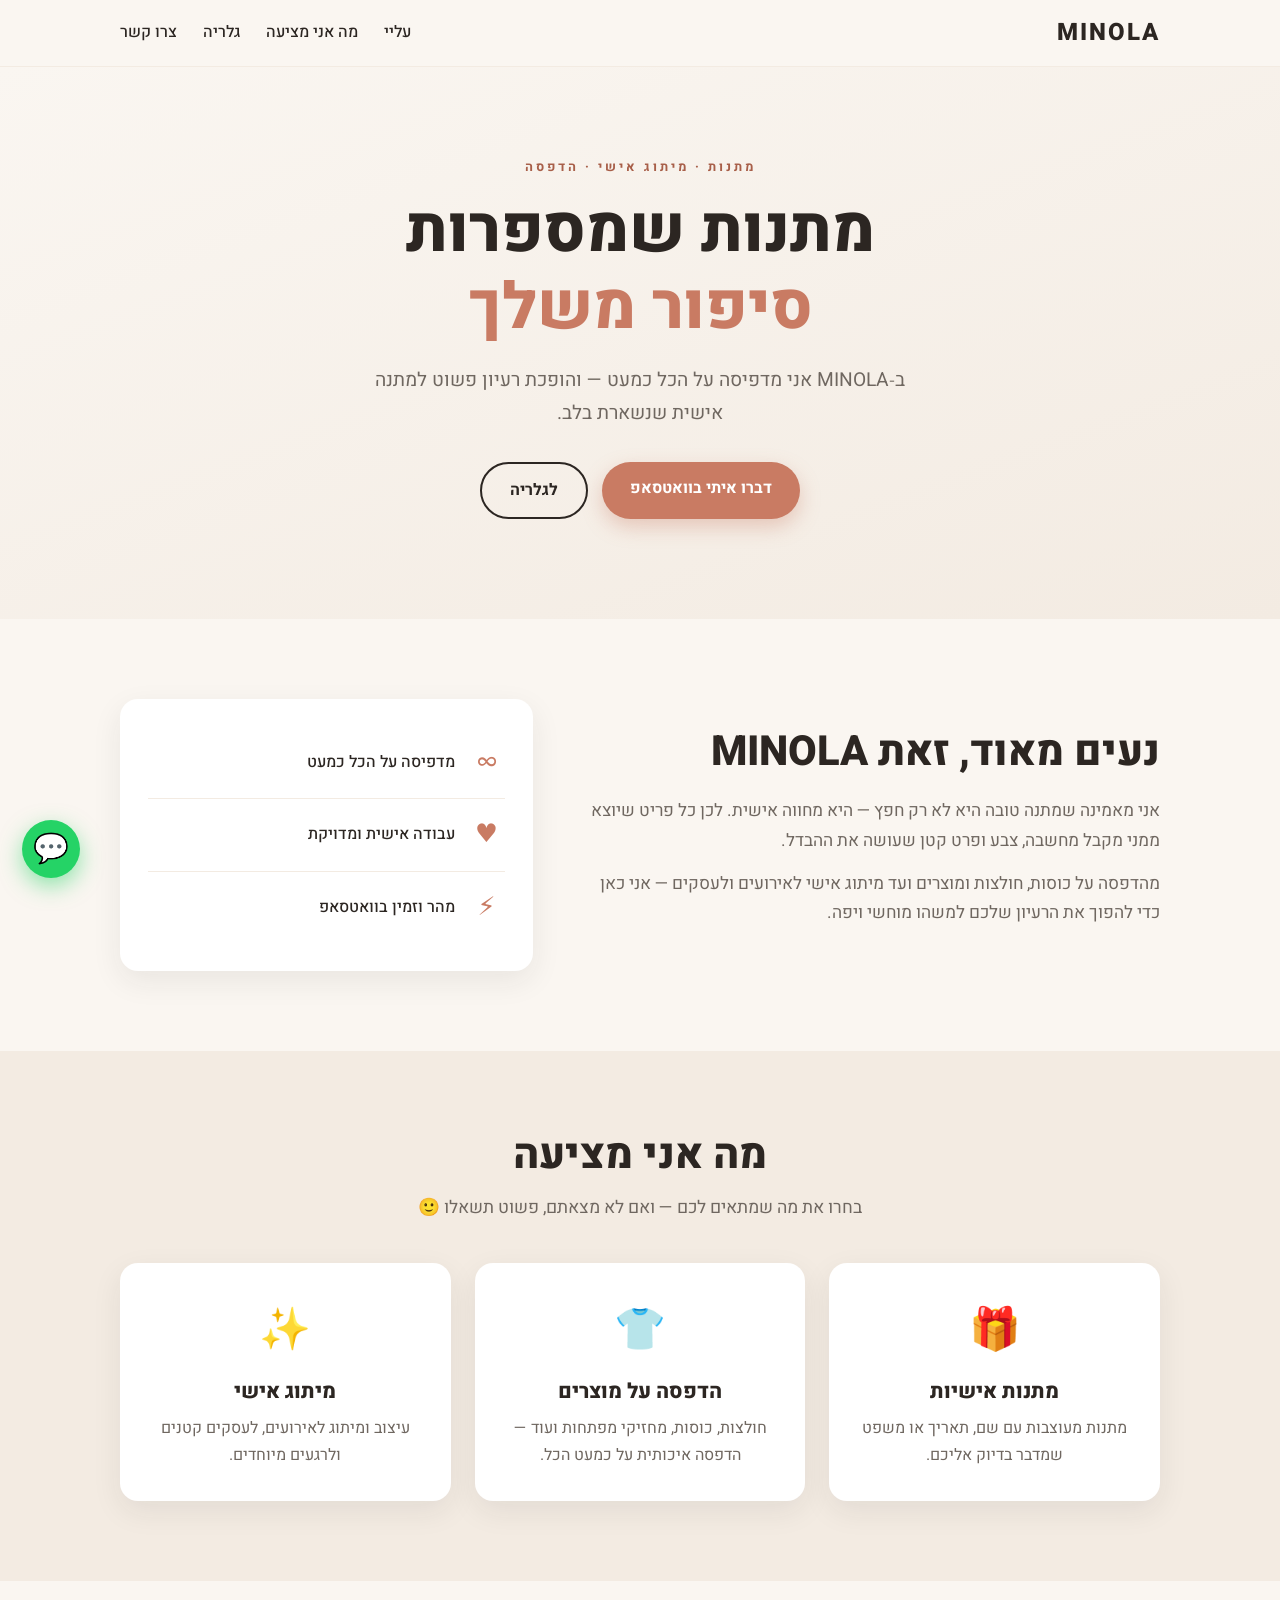
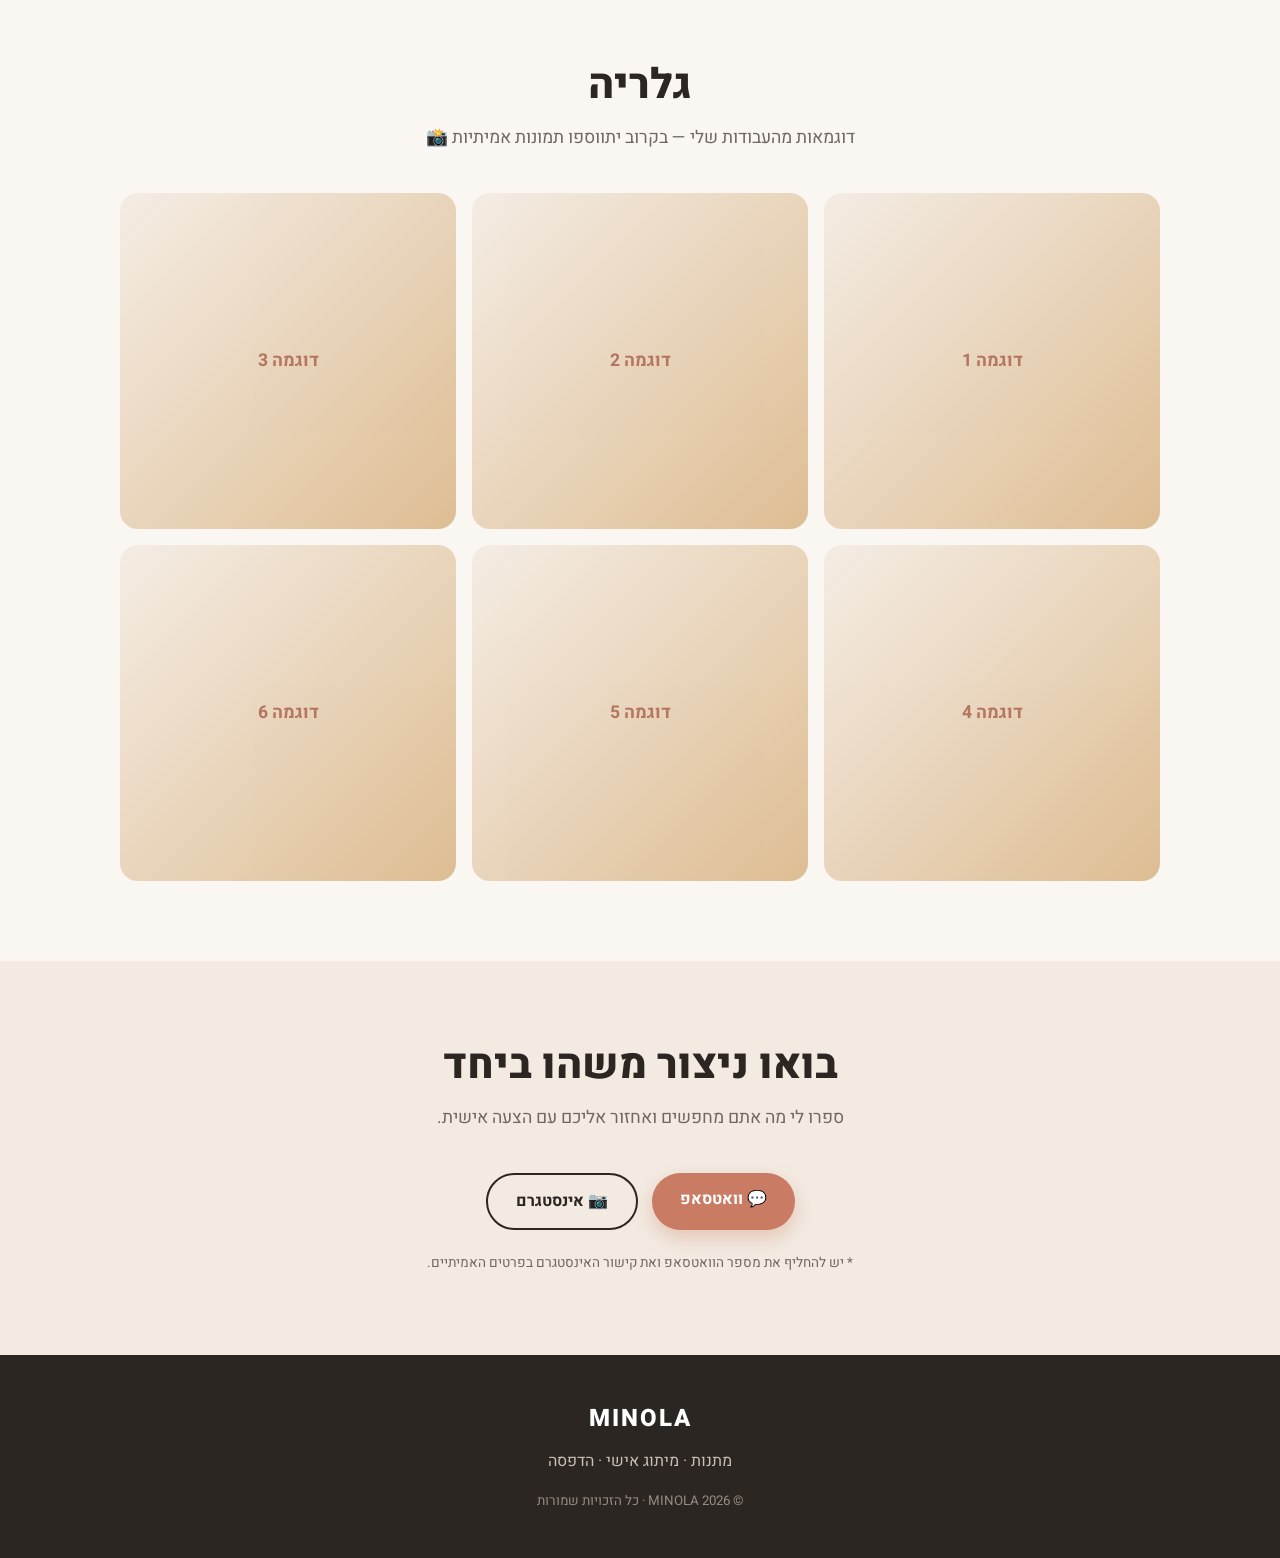
<file: site/index.html>
<!DOCTYPE html>
<html lang="he" dir="rtl">
<head>
  <meta charset="UTF-8" />
  <meta name="viewport" content="width=device-width, initial-scale=1.0" />
  <title>MINOLA — מתנות והדפסה אישית</title>
  <meta name="description" content="MINOLA — הדפסה על מוצרים, מיתוג אישי ומתנות שמספרות סיפור. מדפיסה על הכל כמעט." />

  <!-- Open Graph (לשיתוף יפה בוואטסאפ/פייסבוק) -->
  <meta property="og:title" content="MINOLA — מתנות והדפסה אישית" />
  <meta property="og:description" content="הדפסה על מוצרים, מיתוג אישי ומתנות שמספרות סיפור." />
  <meta property="og:type" content="website" />

  <link rel="preconnect" href="https://fonts.googleapis.com" />
  <link rel="preconnect" href="https://fonts.gstatic.com" crossorigin />
  <link href="https://fonts.googleapis.com/css2?family=Heebo:wght@300;400;500;700;800&family=Assistant:wght@400;600;700&display=swap" rel="stylesheet" />
  <link rel="stylesheet" href="style.css" />
</head>
<body>

  <!-- ===== Header ===== -->
  <header class="site-header" id="top">
    <div class="container header-inner">
      <a href="#top" class="logo">MINOLA</a>
      <nav class="nav" id="nav">
        <a href="#about">עליי</a>
        <a href="#services">מה אני מציעה</a>
        <a href="#gallery">גלריה</a>
        <a href="#contact">צרו קשר</a>
      </nav>
      <button class="nav-toggle" id="navToggle" aria-label="תפריט">☰</button>
    </div>
  </header>

  <!-- ===== Hero ===== -->
  <section class="hero">
    <div class="container hero-inner">
      <p class="eyebrow">מתנות · מיתוג אישי · הדפסה</p>
      <h1>מתנות שמספרות<br /><span class="accent">סיפור משלך</span></h1>
      <p class="hero-sub">ב‑MINOLA אני מדפיסה על הכל כמעט — והופכת רעיון פשוט למתנה אישית שנשארת בלב.</p>
      <div class="hero-cta">
        <a href="#contact" class="btn btn-primary">דברו איתי בוואטסאפ</a>
        <a href="#gallery" class="btn btn-ghost">לגלריה</a>
      </div>
    </div>
  </section>

  <!-- ===== About ===== -->
  <section class="section" id="about">
    <div class="container about-grid">
      <div class="about-text">
        <h2>נעים מאוד, זאת MINOLA</h2>
        <p>אני מאמינה שמתנה טובה היא לא רק חפץ — היא מחווה אישית. לכן כל פריט שיוצא ממני מקבל מחשבה, צבע ופרט קטן שעושה את ההבדל.</p>
        <p>מהדפסה על כוסות, חולצות ומוצרים ועד מיתוג אישי לאירועים ולעסקים — אני כאן כדי להפוך את הרעיון שלכם למשהו מוחשי ויפה.</p>
      </div>
      <div class="about-highlight">
        <div class="hl-item"><span class="hl-num">∞</span><span>מדפיסה על הכל כמעט</span></div>
        <div class="hl-item"><span class="hl-num">♥</span><span>עבודה אישית ומדויקת</span></div>
        <div class="hl-item"><span class="hl-num">⚡</span><span>מהר וזמין בוואטסאפ</span></div>
      </div>
    </div>
  </section>

  <!-- ===== Services ===== -->
  <section class="section section-alt" id="services">
    <div class="container">
      <h2 class="center">מה אני מציעה</h2>
      <p class="section-sub center">בחרו את מה שמתאים לכם — ואם לא מצאתם, פשוט תשאלו 🙂</p>
      <div class="cards">
        <article class="card">
          <div class="card-icon">🎁</div>
          <h3>מתנות אישיות</h3>
          <p>מתנות מעוצבות עם שם, תאריך או משפט שמדבר בדיוק אליכם.</p>
        </article>
        <article class="card">
          <div class="card-icon">👕</div>
          <h3>הדפסה על מוצרים</h3>
          <p>חולצות, כוסות, מחזיקי מפתחות ועוד — הדפסה איכותית על כמעט הכל.</p>
        </article>
        <article class="card">
          <div class="card-icon">✨</div>
          <h3>מיתוג אישי</h3>
          <p>עיצוב ומיתוג לאירועים, לעסקים קטנים ולרגעים מיוחדים.</p>
        </article>
      </div>
    </div>
  </section>

  <!-- ===== Gallery ===== -->
  <section class="section" id="gallery">
    <div class="container">
      <h2 class="center">גלריה</h2>
      <p class="section-sub center">דוגמאות מהעבודות שלי — בקרוב יתווספו תמונות אמיתיות 📸</p>
      <div class="gallery">
        <div class="gallery-item">דוגמה 1</div>
        <div class="gallery-item">דוגמה 2</div>
        <div class="gallery-item">דוגמה 3</div>
        <div class="gallery-item">דוגמה 4</div>
        <div class="gallery-item">דוגמה 5</div>
        <div class="gallery-item">דוגמה 6</div>
      </div>
    </div>
  </section>

  <!-- ===== Contact ===== -->
  <section class="section section-alt" id="contact">
    <div class="container contact-inner">
      <h2>בואו ניצור משהו ביחד</h2>
      <p class="section-sub">ספרו לי מה אתם מחפשים ואחזור אליכם עם הצעה אישית.</p>
      <div class="contact-buttons">
        <a href="https://wa.me/972500000000" class="btn btn-primary" target="_blank" rel="noopener">💬 וואטסאפ</a>
        <a href="https://instagram.com/" class="btn btn-ghost" target="_blank" rel="noopener">📷 אינסטגרם</a>
      </div>
      <p class="contact-note">* יש להחליף את מספר הוואטסאפ ואת קישור האינסטגרם בפרטים האמיתיים.</p>
    </div>
  </section>

  <!-- ===== Footer ===== -->
  <footer class="site-footer">
    <div class="container">
      <span class="logo">MINOLA</span>
      <p>מתנות · מיתוג אישי · הדפסה</p>
      <small>© <span id="year"></span> MINOLA · כל הזכויות שמורות</small>
    </div>
  </footer>

  <!-- Floating WhatsApp -->
  <a href="https://wa.me/972500000000" class="whatsapp-float" target="_blank" rel="noopener" aria-label="וואטסאפ">💬</a>

  <script src="script.js"></script>
</body>
</html>
</file>
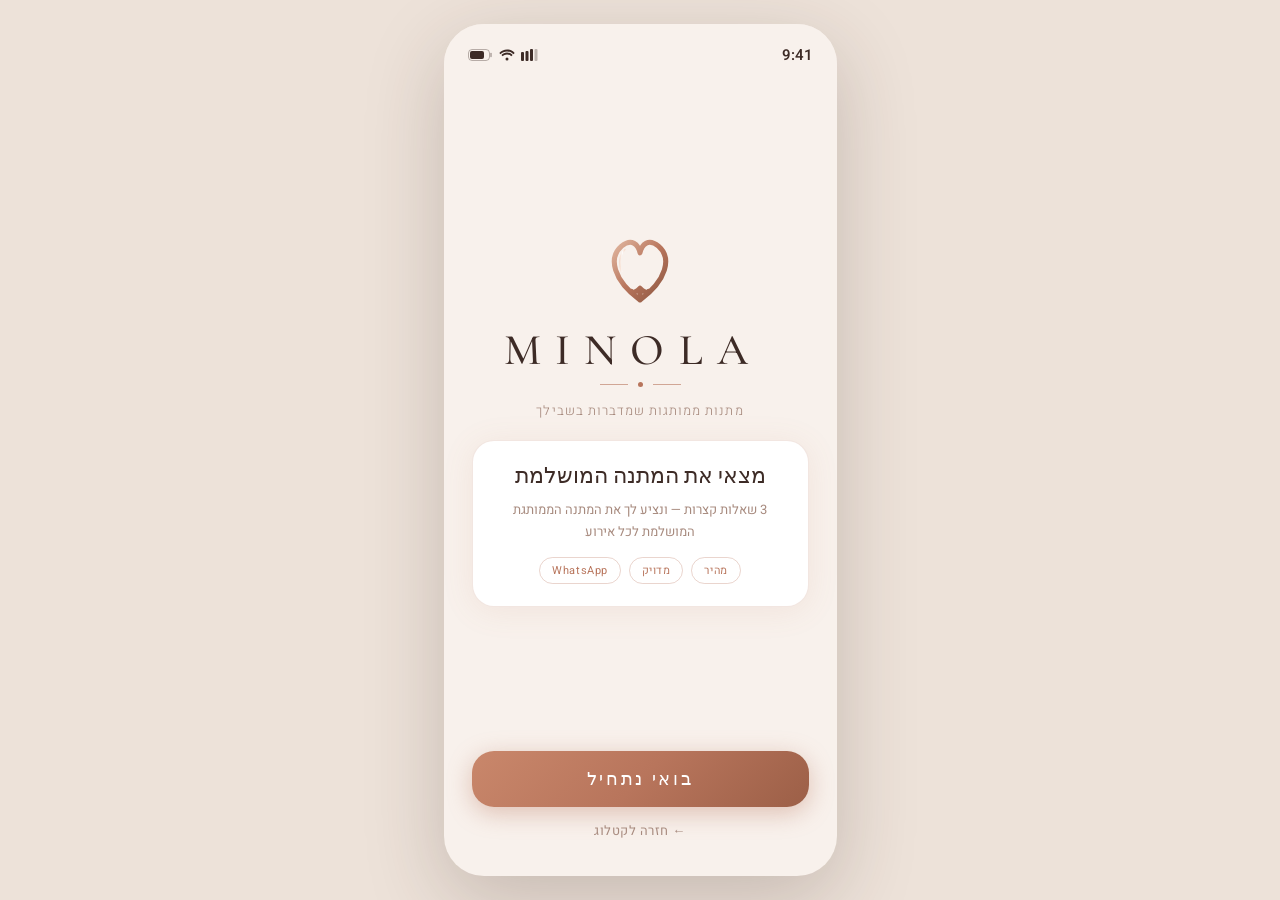
<file: finder.html>
<!DOCTYPE html>
<html lang="he" dir="rtl">
<head>
<meta charset="UTF-8">
<meta name="viewport" content="width=device-width, initial-scale=1.0">
<title>MINOLA — מוצא מתנות</title>
<link href="https://fonts.googleapis.com/css2?family=Heebo:wght@300;400;500;600;700&family=Cormorant+Garamond:wght@400;500;600&display=swap" rel="stylesheet">
<style>
*,*::before,*::after{box-sizing:border-box;margin:0;padding:0}
:root{
  --bg:#F8F1EC;--surface:#fff;--ink:#3D2B26;--muted:#A78A7E;
  --accent:#B8755C;--accent-ink:#fff;--accent-soft:#E9C7B4;
  --chip-border:rgba(184,117,92,0.18);
  --chip-dark:#3D2B26;--chip-dark-ink:#F8F1EC;
  --progress-bg:rgba(184,117,92,0.15);
  --grad:linear-gradient(135deg,#C9876B 0%,#B8755C 50%,#9C5F47 100%);
  --r:22px;--serif:'Cormorant Garamond',serif;--sans:'Heebo',sans-serif;
}
html,body{min-height:100vh;font-family:var(--sans);background:#EDE2D9;}
body{display:flex;align-items:flex-start;justify-content:center;}
@media(min-width:600px){body{align-items:center;min-height:100vh;padding:24px 0;}}
.hidden{display:none!important;}

/* SHELL */
.shell{
  width:393px;max-width:100vw;background:var(--bg);
  display:flex;flex-direction:column;min-height:100vh;
  position:relative;overflow:hidden;
}
@media(min-width:600px){
  .shell{min-height:0;height:852px;border-radius:40px;overflow:hidden;
    box-shadow:0 24px 80px rgba(61,43,38,.22);}
}

/* STATUS BAR */
.status-bar{
  height:50px;flex-shrink:0;display:flex;align-items:center;
  justify-content:space-between;padding:12px 24px 0;background:var(--bg);
}
.status-time{font-family:var(--sans);font-size:15px;font-weight:600;color:var(--ink);}
.status-icons{display:flex;gap:6px;align-items:center;}

/* SCREENS */
.screen{flex:1;display:flex;flex-direction:column;overflow:hidden;}

/* ─── SPLASH ─── */
.splash{
  flex:1;display:flex;flex-direction:column;
  align-items:center;justify-content:space-between;
  padding:24px 28px 36px;overflow-y:auto;
}
.splash-hero{
  flex:1;display:flex;flex-direction:column;
  align-items:center;justify-content:center;
  text-align:center;padding-bottom:16px;
}
.splash-mark{display:block;margin:0 auto 18px;}
.splash-logo{
  font-family:var(--serif);font-weight:500;font-size:44px;
  color:var(--ink);letter-spacing:.32em;line-height:1;padding-right:.32em;
}
.ornament{display:flex;align-items:center;justify-content:center;gap:10px;margin:10px 0 14px;}
.ornament-line{width:28px;height:1px;background:var(--accent);opacity:.6;}
.ornament-dot{width:5px;height:5px;border-radius:50%;background:var(--accent);}
.splash-tagline{font-family:var(--sans);font-weight:300;font-size:13px;color:var(--muted);letter-spacing:.08em;}
.splash-card{
  background:var(--surface);border-radius:var(--r);padding:22px;
  margin-top:20px;width:100%;border:1px solid var(--chip-border);
  box-shadow:0 4px 32px rgba(184,117,92,.10);
}
.splash-card-title{
  font-family:var(--serif);font-weight:500;font-size:22px;
  color:var(--ink);margin-bottom:8px;line-height:1.25;
}
.splash-card-body{font-family:var(--sans);font-size:13px;color:var(--muted);line-height:1.7;font-weight:400;}
.splash-tags{display:flex;gap:8px;margin-top:14px;justify-content:center;flex-wrap:wrap;}
.splash-tag{
  font-family:var(--sans);font-size:11px;color:var(--accent);
  border:1px solid rgba(184,117,92,.3);border-radius:99px;padding:4px 12px;letter-spacing:.05em;
}
.btn-primary{
  width:100%;height:56px;border-radius:var(--r);border:none;
  background:var(--grad);color:var(--accent-ink);
  font-family:var(--serif);font-weight:500;font-size:18px;
  cursor:pointer;letter-spacing:.15em;flex-shrink:0;
  box-shadow:0 6px 24px rgba(184,117,92,.40);transition:opacity .18s;
}
.btn-primary:hover{opacity:.88;}
.btn-primary:active{opacity:.75;}
.back-link{
  display:inline-block;margin-top:14px;text-decoration:none;
  font-family:var(--sans);font-size:13px;color:var(--muted);
  letter-spacing:.04em;transition:color .18s;
}
.back-link:hover{color:var(--accent);}

/* ─── QUESTION ─── */
.q-header{padding:16px 20px 0;flex-shrink:0;}
.q-progress-row{display:flex;align-items:center;justify-content:space-between;margin-bottom:10px;}
.q-back{
  background:none;border:none;cursor:pointer;
  font-family:var(--sans);font-size:13px;color:var(--muted);padding:0;
}
.q-counter{font-family:var(--sans);font-size:12px;color:var(--muted);font-weight:500;}
.q-bar-track{height:4px;background:var(--progress-bg);border-radius:99px;margin-bottom:20px;}
.q-bar-fill{height:100%;border-radius:99px;background:var(--accent);transition:width .4s ease;}
.q-title{
  font-family:var(--serif);font-weight:500;font-size:30px;
  color:var(--ink);line-height:1.15;margin-bottom:6px;
}
.q-sub{font-family:var(--sans);font-size:13px;color:var(--muted);font-weight:400;margin-bottom:18px;}
.q-opts{
  flex:1;overflow-y:auto;padding:0 20px 24px;
  display:flex;flex-direction:column;gap:10px;
}
.q-opt{
  display:flex;align-items:center;gap:14px;
  padding:14px 18px;border-radius:var(--r);
  border:1.5px solid var(--chip-border);background:var(--surface);
  cursor:pointer;transition:all .18s ease;text-align:right;width:100%;
  box-shadow:0 1px 4px rgba(0,0,0,.04);font-family:var(--sans);
}
.q-opt:hover{border-color:rgba(184,117,92,.45);background:#FAF2EC;}
.q-opt.active{
  border-color:var(--accent);background:var(--chip-dark);
  box-shadow:0 4px 16px rgba(184,117,92,.25);
}
.q-opt-text{flex:1;}
.q-opt-label{font-family:var(--sans);font-weight:400;font-size:15px;color:var(--ink);display:block;}
.q-opt.active .q-opt-label{color:var(--chip-dark-ink);font-weight:600;}
.q-opt-hint{font-family:var(--sans);font-size:12px;color:var(--muted);margin-top:2px;display:block;}
.q-opt.active .q-opt-hint{color:rgba(248,241,236,.55);}
.q-radio{
  width:20px;height:20px;border-radius:50%;flex-shrink:0;
  border:2px solid var(--chip-border);position:relative;
  display:flex;align-items:center;justify-content:center;
}
.q-opt.active .q-radio{border-color:#fff;background:#fff;}
.q-radio-inner{width:8px;height:8px;border-radius:50%;background:var(--chip-dark);display:none;}
.q-opt.active .q-radio-inner{display:block;}

/* ─── RESULTS ─── */
.results-top{padding:18px 20px 0;text-align:center;flex-shrink:0;}
.results-mark{display:block;margin:0 auto 10px;}
.results-title{
  font-family:var(--serif);font-weight:500;font-size:28px;
  color:var(--ink);line-height:1.2;letter-spacing:.02em;
}
.results-ornament{display:flex;align-items:center;justify-content:center;gap:10px;margin:8px 0 10px;}
.results-ornament-line{width:24px;height:1px;background:var(--accent);opacity:.5;}
.results-ornament-dot{width:4px;height:4px;border-radius:50%;background:var(--accent);}
.results-sub{font-family:var(--sans);font-size:13px;color:var(--muted);font-weight:400;}
.results-count{
  font-family:var(--sans);font-size:12px;color:var(--accent);
  font-weight:500;margin:6px 0 12px;min-height:18px;
}
.results-body{flex:1;overflow-y:auto;padding:0 16px 16px;}
.loading-inner{
  display:flex;align-items:center;justify-content:center;
  height:100%;padding:48px 0;
  font-family:var(--sans);font-size:13px;color:var(--muted);letter-spacing:.1em;
}
.empty-inner{
  display:flex;flex-direction:column;align-items:center;justify-content:center;
  height:100%;text-align:center;padding:40px 20px;
}
.empty-title{font-family:var(--serif);font-size:24px;color:var(--ink);margin-bottom:10px;}
.empty-sub{font-family:var(--sans);font-size:14px;color:var(--muted);}

/* PRODUCT CARD */
.prod-list{display:flex;flex-direction:column;gap:12px;}
.prod-card{
  background:var(--surface);border-radius:var(--r);padding:14px;
  display:flex;gap:14px;align-items:flex-start;
  border:1.5px solid transparent;cursor:pointer;
  transition:border-color .18s,box-shadow .18s;
  box-shadow:0 1px 6px rgba(0,0,0,.05);
}
.prod-card.featured{
  border-color:rgba(184,117,92,.32);
  box-shadow:0 4px 24px rgba(184,117,92,.16);
}
.prod-card.picked{border-color:var(--accent);box-shadow:0 4px 20px rgba(184,117,92,.28);}
.prod-thumb{
  width:76px;height:76px;border-radius:14px;flex-shrink:0;
  overflow:hidden;background:rgba(167,138,126,.12);
}
.prod-thumb img{width:100%;height:100%;object-fit:cover;display:block;}
/* מוצר שאין לו עדיין תמונה — אייקון במקום תמונה שבורה */
.prod-thumb.empty{display:flex;align-items:center;justify-content:center;font-size:1.7rem;
  background:linear-gradient(140deg,#FDF2F8,#EDE9FE);}
.prod-info{flex:1;min-width:0;}
.prod-top{display:flex;justify-content:space-between;align-items:flex-start;gap:8px;}
.prod-name{
  font-family:var(--serif);font-weight:500;font-size:17px;
  color:var(--ink);line-height:1.2;
}
.prod-badge{
  font-family:var(--sans);font-size:10px;font-weight:500;
  color:var(--accent);border:1px solid var(--accent);
  border-radius:99px;padding:2px 8px;flex-shrink:0;
  white-space:nowrap;letter-spacing:.05em;
}
.prod-cat{font-family:var(--sans);font-size:12px;color:var(--muted);margin-top:4px;line-height:1.4;}
.prod-hint{font-family:var(--sans);font-size:11px;color:rgba(184,117,92,.65);margin-top:5px;}
.prod-card.picked .prod-hint{color:var(--accent);font-weight:600;}

/* RESULTS CTA */
.results-cta{padding:12px 20px 32px;display:flex;flex-direction:column;gap:10px;flex-shrink:0;}
.btn-wa{
  display:flex;align-items:center;justify-content:center;gap:10px;
  height:54px;border-radius:var(--r);background:var(--grad);color:var(--accent-ink);
  font-family:var(--serif);font-weight:500;font-size:17px;text-decoration:none;
  box-shadow:0 6px 24px rgba(184,117,92,.42);letter-spacing:.1em;transition:opacity .18s;
}
.btn-wa:hover{opacity:.88;}
.btn-secondary{
  height:44px;border-radius:var(--r);border:1px solid var(--chip-border);
  background:transparent;color:var(--muted);font-family:var(--sans);
  font-size:13px;cursor:pointer;letter-spacing:.05em;transition:all .18s;
}
.btn-secondary:hover{border-color:var(--accent);color:var(--accent);}
</style>
<script src="products.js"></script>
</head>
<body>
<div class="shell">

  <!-- Status Bar -->
  <div class="status-bar">
    <span class="status-time">9:41</span>
    <div class="status-icons">
      <svg width="17" height="12" viewBox="0 0 17 12" fill="none">
        <rect x="0" y="3" width="3" height="9" rx="1" fill="#3D2B26"/>
        <rect x="4.5" y="2" width="3" height="10" rx="1" fill="#3D2B26"/>
        <rect x="9" y="0" width="3" height="12" rx="1" fill="#3D2B26"/>
        <rect x="13.5" y="0" width="3" height="12" rx="1" fill="#3D2B26" opacity=".3"/>
      </svg>
      <svg width="16" height="12" viewBox="0 0 16 12" fill="none">
        <path d="M8 2.5C10.5 2.5 12.8 3.5 14.4 5.2L15.7 3.9C13.7 1.8 11 .5 8 .5C5 .5 2.3 1.8.3 3.9L1.6 5.2C3.2 3.5 5.5 2.5 8 2.5Z" fill="#3D2B26"/>
        <path d="M8 5.5C9.7 5.5 11.2 6.2 12.3 7.3L13.6 6C12.1 4.5 10.2 3.5 8 3.5C5.8 3.5 3.9 4.5 2.4 6L3.7 7.3C4.8 6.2 6.3 5.5 8 5.5Z" fill="#3D2B26"/>
        <circle cx="8" cy="10" r="1.5" fill="#3D2B26"/>
      </svg>
      <svg width="25" height="12" viewBox="0 0 25 12" fill="none">
        <rect x=".5" y=".5" width="21" height="11" rx="3.5" stroke="#3D2B26" stroke-opacity=".35"/>
        <rect x="2" y="2" width="14" height="8" rx="2" fill="#3D2B26"/>
        <path d="M23 4.5V7.5" stroke="#3D2B26" stroke-opacity=".4" stroke-width="1.5" stroke-linecap="round"/>
      </svg>
    </div>
  </div>

  <!-- ═══ SCREEN: SPLASH ═══ -->
  <div class="screen" id="screen-splash">
    <div class="splash">
      <div class="splash-hero">
        <!-- MinolaMark: ribbon-heart -->
        <svg class="splash-mark" width="84" height="84" viewBox="0 0 100 100">
          <defs>
            <linearGradient id="mg1" x1="0" y1="0" x2="1" y2="1">
              <stop offset="0%" stop-color="#E0B59E"/>
              <stop offset="50%" stop-color="#B8755C"/>
              <stop offset="100%" stop-color="#8B5640"/>
            </linearGradient>
            <linearGradient id="mh1" x1="0" y1="0" x2="1" y2="0">
              <stop offset="0%" stop-color="#F5D4C0" stop-opacity=".6"/>
              <stop offset="50%" stop-color="#fff" stop-opacity=".9"/>
              <stop offset="100%" stop-color="#F5D4C0" stop-opacity=".6"/>
            </linearGradient>
          </defs>
          <path d="M50 88 C 18 64, 12 38, 28 24 C 40 14, 48 22, 50 32 C 52 22, 60 14, 72 24 C 88 38, 82 64, 50 88 Z M50 88 C 50 88, 50 82, 50 74 M50 74 C 46 78, 42 80, 40 78 M50 74 C 54 78, 58 80, 60 78"
            fill="none" stroke="url(#mg1)" stroke-width="6" stroke-linecap="round" stroke-linejoin="round"/>
          <path d="M32 28 C 26 34, 24 44, 28 54"
            fill="none" stroke="url(#mh1)" stroke-width="2" stroke-linecap="round"/>
        </svg>

        <div class="splash-logo">MINOLA</div>
        <div class="ornament">
          <div class="ornament-line"></div>
          <div class="ornament-dot"></div>
          <div class="ornament-line"></div>
        </div>
        <div class="splash-tagline">מתנות ממותגות שמדברות בשבילך</div>

        <div class="splash-card">
          <div class="splash-card-title">מצאי את המתנה המושלמת</div>
          <div class="splash-card-body">3 שאלות קצרות — ונציע לך את המתנה הממותגת המושלמת לכל אירוע</div>
          <div class="splash-tags">
            <span class="splash-tag">מהיר</span>
            <span class="splash-tag">מדויק</span>
            <span class="splash-tag">WhatsApp</span>
          </div>
        </div>
      </div>
      <button class="btn-primary" id="startBtn">בואי נתחיל</button>
      <a class="back-link" href="index.html">← חזרה לקטלוג</a>
    </div>
  </div>

  <!-- ═══ SCREEN: QUESTION ═══ -->
  <div class="screen hidden" id="screen-question">
    <div class="q-header">
      <div class="q-progress-row">
        <button class="q-back" id="qBackBtn" style="visibility:hidden">← חזרה</button>
        <span class="q-counter" id="qCounter">שאלה 1 מתוך 3</span>
      </div>
      <div class="q-bar-track">
        <div class="q-bar-fill" id="qBarFill" style="width:33.3%"></div>
      </div>
      <div class="q-title" id="qTitle"></div>
      <div class="q-sub" id="qSub"></div>
    </div>
    <div class="q-opts" id="qOpts"></div>
  </div>

  <!-- ═══ SCREEN: RESULTS ═══ -->
  <div class="screen hidden" id="screen-results">
    <div class="results-top">
      <svg class="results-mark" width="44" height="44" viewBox="0 0 100 100">
        <defs>
          <linearGradient id="mg2" x1="0" y1="0" x2="1" y2="1">
            <stop offset="0%" stop-color="#E0B59E"/>
            <stop offset="50%" stop-color="#B8755C"/>
            <stop offset="100%" stop-color="#8B5640"/>
          </linearGradient>
        </defs>
        <path d="M50 88 C 18 64, 12 38, 28 24 C 40 14, 48 22, 50 32 C 52 22, 60 14, 72 24 C 88 38, 82 64, 50 88 Z M50 88 C 50 88, 50 82, 50 74 M50 74 C 46 78, 42 80, 40 78 M50 74 C 54 78, 58 80, 60 78"
          fill="none" stroke="url(#mg2)" stroke-width="6" stroke-linecap="round" stroke-linejoin="round"/>
      </svg>
      <div class="results-title">מצאנו בשבילך</div>
      <div class="results-ornament">
        <div class="results-ornament-line"></div>
        <div class="results-ornament-dot"></div>
        <div class="results-ornament-line"></div>
      </div>
      <div class="results-sub">ההמלצות שלנו בהתאם לבחירות שלך</div>
      <div class="results-count" id="resultsCount"></div>
    </div>

    <div class="results-body" id="resultsBody">
      <div class="loading-inner" id="loadingEl">טוענת מהקטלוג…</div>
      <div class="prod-list hidden" id="prodList"></div>
      <div class="empty-inner hidden" id="emptyEl">
        <div class="empty-title" id="emptyTitle">לא נמצאו תוצאות</div>
        <div class="empty-sub" id="emptySub">נסי בחירות שונות</div>
      </div>
    </div>

    <div class="results-cta">
      <a class="btn-wa" id="waBtn" href="#" target="_blank">
        <svg width="20" height="20" viewBox="0 0 24 24" fill="currentColor">
          <path d="M17.472 14.382c-.297-.149-1.758-.867-2.03-.967-.273-.099-.471-.148-.67.15-.197.297-.767.966-.94 1.164-.173.199-.347.223-.644.075-.297-.15-1.255-.463-2.39-1.475-.883-.788-1.48-1.761-1.653-2.059-.173-.297-.018-.458.13-.606.134-.133.298-.347.446-.52.149-.174.198-.298.298-.497.099-.198.05-.371-.025-.52-.075-.149-.669-1.612-.916-2.207-.242-.579-.487-.5-.669-.51-.173-.008-.371-.01-.57-.01-.198 0-.52.074-.792.372-.272.297-1.04 1.016-1.04 2.479 0 1.462 1.065 2.875 1.213 3.074.149.198 2.096 3.2 5.077 4.487.709.306 1.262.489 1.694.625.712.227 1.36.195 1.871.118.571-.085 1.758-.719 2.006-1.413.248-.694.248-1.289.173-1.413-.074-.124-.272-.198-.57-.347m-5.421 7.403h-.004a9.87 9.87 0 01-5.031-1.378l-.361-.214-3.741.982.998-3.648-.235-.374a9.86 9.86 0 01-1.51-5.26c.001-5.45 4.436-9.884 9.888-9.884 2.64 0 5.122 1.03 6.988 2.898a9.825 9.825 0 012.893 6.994c-.003 5.45-4.437 9.884-9.885 9.884m8.413-18.297A11.815 11.815 0 0012.05 0C5.495 0 .16 5.335.157 11.892c0 2.096.547 4.142 1.588 5.945L.057 24l6.305-1.654a11.882 11.882 0 005.683 1.448h.005c6.554 0 11.89-5.335 11.893-11.893a11.821 11.821 0 00-3.48-8.413z"/>
        </svg>
        דברי איתנו ב-WhatsApp
      </a>
      <button class="btn-secondary" id="resetBtn">התחלי מחדש</button>
      <a class="back-link" href="index.html">← חזרה לקטלוג</a>
    </div>
  </div>

</div>

<script>
// ── CONSTANTS ──
const WA = window.MINOLA_PHONE || '972502733773';

const QUESTIONS = [
  {
    key: 'recipient',
    counter: 'שאלה 1 מתוך 3',
    progress: 33.3,
    title: 'למי המתנה?',
    sub: 'בחרי את הנמען — נתאים את ההמלצות',
    options: [
      { id: 'baby',    label: 'תינוק / ילד קטן', hint: '0–3' },
      { id: 'kid',     label: 'ילד',              hint: '4–12' },
      { id: 'teen',    label: 'נוער',             hint: '13–17' },
      { id: 'woman',   label: 'אישה',             hint: 'חברה, אחות, אמא' },
      { id: 'man',     label: 'גבר',              hint: 'חבר, אח, אבא' },
      { id: 'boss',    label: 'בוס / מנהל',       hint: 'מתנה עסקית' },
      { id: 'teacher', label: 'מורה / גננת',      hint: 'סוף שנה, חגים' },
      { id: 'family',  label: 'משפחה',            hint: 'מתנה משותפת' },
      { id: 'all',     label: 'מתלבטת — תראו לי הכל', hint: 'כל הקטלוג' },
    ],
  },
  {
    key: 'quantity',
    counter: 'שאלה 2 מתוך 3',
    progress: 66.6,
    title: 'כמה מתנות צריך?',
    sub: 'הכמות עוזרת לנו לתמחר ולקבוע זמן הכנה',
    options: [
      { id: 'one',   label: 'יחידה אחת', hint: 'אישית במיוחד' },
      { id: 'few',   label: '2 — 10',    hint: 'מתנה לקבוצה קטנה' },
      { id: 'class', label: '20 — 35',   hint: 'כיתה, צוות' },
      { id: 'bulk',  label: '50+',       hint: 'אירוע, חברה' },
    ],
  },
  {
    key: 'budget',
    counter: 'שאלה 3 מתוך 3',
    progress: 100,
    title: 'מה התקציב לאדם?',
    sub: 'נראה לך מה אפשר באמת ביד',
    options: [
      { id: 'low',     label: 'עד ₪50',        hint: 'קטן ומחמם לב' },
      { id: 'mid',     label: '₪50 — 100',     hint: 'הכי פופולרי' },
      { id: 'high',    label: '₪100 — 150',    hint: 'מתנה משמעותית' },
      { id: 'premium', label: 'מעל ₪150',       hint: 'פרמיום' },
      { id: 'any',     label: 'לא משנה',         hint: 'תראו לי הכל' },
    ],
  },
];

const RECIPIENT_CATS = {
  baby:['ילדים'], kid:['ילדים'],
  teen:['ילדים','כוסות ובקבוקים','אירועים ומזכרות'],
  woman:['לבית','כוסות ובקבוקים','אהבה וזוגיות'],
  man:['כוסות ובקבוקים','לבית','מארזים'],
  boss:['כוסות ובקבוקים','מארזים','לבית'],
  teacher:['מורות וגננות','כוסות ובקבוקים'],
  family:['לבית','חגים','מארזים'],
  all:[],
};

const RECIPIENT_LABELS = {
  baby: 'תינוק', kid: 'ילד', teen: 'נוער', woman: 'אישה',
  man: 'גבר', boss: 'מנהל', teacher: 'מורה', family: 'משפחה', all: 'הכל',
};
const QUANTITY_LABELS = { one: 'יחידה אחת', few: '2–10', class: '20–35', bulk: '50+' };
const BUDGET_LABELS   = { low:'עד ₪50', mid:'₪50–100', high:'₪100–150', premium:'מעל ₪150', any:'לא משנה' };

/* אייקון לפי קטגוריה — מוצג כשאין תמונה למוצר */
const THUMB_ICON = {
  'לבית':'🏡','כוסות ובקבוקים':'🥤','אירועים ומזכרות':'🎊','ילדים':'🧸',
  'מארזים':'🎁','חגים':'✨','מורות וגננות':'🍎','אהבה וזוגיות':'💗',
};

// ── STATE ──
let qIndex = 0;
const answers = { recipient: null, quantity: null, budget: null };
let allItems = [];
const pickedIds = new Set();

// ── DOM ──
const screenSplash   = document.getElementById('screen-splash');
const screenQuestion = document.getElementById('screen-question');
const screenResults  = document.getElementById('screen-results');
const qCounter       = document.getElementById('qCounter');
const qBarFill       = document.getElementById('qBarFill');
const qTitle         = document.getElementById('qTitle');
const qSub           = document.getElementById('qSub');
const qOpts          = document.getElementById('qOpts');
const qBackBtn       = document.getElementById('qBackBtn');
const loadingEl      = document.getElementById('loadingEl');
const prodList       = document.getElementById('prodList');
const emptyEl        = document.getElementById('emptyEl');
const resultsCount   = document.getElementById('resultsCount');
const waBtn          = document.getElementById('waBtn');

// ── NAVIGATION ──
function showScreen(name) {
  screenSplash.classList.add('hidden');
  screenQuestion.classList.add('hidden');
  screenResults.classList.add('hidden');
  if (name === 'splash')   screenSplash.classList.remove('hidden');
  if (name === 'question') screenQuestion.classList.remove('hidden');
  if (name === 'results')  screenResults.classList.remove('hidden');
}

function showQuestion(idx) {
  qIndex = idx;
  const q = QUESTIONS[idx];
  qCounter.textContent = q.counter;
  qBarFill.style.width = q.progress + '%';
  qTitle.textContent = q.title;
  qSub.textContent = q.sub;
  qBackBtn.style.visibility = idx > 0 ? 'visible' : 'hidden';

  qOpts.innerHTML = '';
  for (const opt of q.options) {
    const btn = document.createElement('button');
    btn.className = 'q-opt' + (answers[q.key] === opt.id ? ' active' : '');
    btn.dataset.id = opt.id;
    btn.innerHTML =
      '<div class="q-opt-text">' +
        '<span class="q-opt-label">' + esc(opt.label) + '</span>' +
        (opt.hint ? '<span class="q-opt-hint">' + esc(opt.hint) + '</span>' : '') +
      '</div>' +
      '<div class="q-radio"><div class="q-radio-inner"></div></div>';
    btn.addEventListener('click', () => handleAnswer(q.key, opt.id, btn));
    qOpts.appendChild(btn);
  }
  showScreen('question');
  qOpts.scrollTop = 0;
}

function handleAnswer(key, value, clickedBtn) {
  answers[key] = value;
  qOpts.querySelectorAll('.q-opt').forEach(b => b.classList.remove('active'));
  clickedBtn.classList.add('active');
  setTimeout(() => {
    if (qIndex < QUESTIONS.length - 1) showQuestion(qIndex + 1);
    else loadResults();
  }, 220);
}

// ── EVENTS ──
document.getElementById('startBtn').addEventListener('click', () => showQuestion(0));
qBackBtn.addEventListener('click', () => {
  if (qIndex > 0) showQuestion(qIndex - 1);
  else showScreen('splash');
});
document.getElementById('resetBtn').addEventListener('click', restart);

function restart() {
  answers.recipient = answers.quantity = answers.budget = null;
  pickedIds.clear();
  showScreen('splash');
}

// ── RESULTS ──
async function loadResults() {
  showScreen('results');
  loadingEl.classList.remove('hidden');
  prodList.classList.add('hidden');
  emptyEl.classList.add('hidden');
  resultsCount.textContent = '';
  prodList.innerHTML = '';
  pickedIds.clear();
  updateWA();

  try {
    if (!allItems || !allItems.length) {
      allItems = window.MINOLA_ITEMS;
      if (!allItems || !allItems.length) {
        throw new Error('Catalog data is missing');
      }
    }
    renderResults();
  } catch(e) {
    loadingEl.classList.add('hidden');
    document.getElementById('emptyTitle').textContent = 'השרת לא זמין';
    document.getElementById('emptySub').textContent = 'יש להפעיל את שרת הקטלוג ולרענן את הדף';
    emptyEl.classList.remove('hidden');
  }
}

function renderResults() {
  const cats = RECIPIENT_CATS[answers.recipient] || [];
  function priceN(s){var m=String(s ?? '').replace(/[^0-9]/g,'');return m?parseInt(m):null;}
  function inBudget(it){var b=answers.budget;if(!b||b==='any')return true;var n=priceN(it.price);if(n===null)return true;if(b==='low')return n<=50;if(b==='mid')return n>50&&n<=100;if(b==='high')return n>100&&n<=150;if(b==='premium')return n>150;return true;}
  const filtered = allItems.filter(item => {
    if (!item.showClient) return false;
    const catOk = !cats.length || cats.some(c => (item.tags||[]).includes(c));
    return catOk && inBudget(item);
  });
  filtered.sort((a, b) => (b.brandFeatured ? 1 : 0) - (a.brandFeatured ? 1 : 0));

  loadingEl.classList.add('hidden');
  resultsCount.textContent = filtered.length ? filtered.length + ' מוצרים מהקטלוג' : '';

  if (!filtered.length) { emptyEl.classList.remove('hidden'); return; }

  prodList.innerHTML = '';
  const shown = filtered.slice(0, 30);
  for (const item of shown) {
    const card = document.createElement('div');
    card.className = 'prod-card' + (item.brandFeatured ? ' featured' : '');
    card.dataset.id = item.id;
    const title = esc(item.title || item.productCategory || 'מתנה');
    const cat   = esc(item.productCategory || '');
    const thumb = esc(item.thumbnailUrl || '');
    card.innerHTML =
      '<div class="prod-thumb">' +
        (thumb ? '<img src="' + thumb + '" alt="' + title + '" loading="lazy">' : '') +
      '</div>' +
      '<div class="prod-info">' +
        '<div class="prod-top">' +
          '<div class="prod-name">' + title + '</div>' +
          (item.brandFeatured ? '<span class="prod-badge">מומלץ</span>' : '') +
        '</div>' +
        '<div class="prod-cat">' + cat + '</div>' +
        '<div class="prod-hint">לחצי לסימון</div>' +
      '</div>';
    card.addEventListener('click', () => togglePick(item, card));
    /* תמונה חסרה או שבורה — מציגים אייקון במקום */
    const timg = card.querySelector('.prod-thumb img');
    const fallback = () => {
      const box = card.querySelector('.prod-thumb');
      box.classList.add('empty');
      box.textContent = THUMB_ICON[item.productCategory] || '🎁';
    };
    if (timg) timg.addEventListener('error', fallback);
    else fallback();
    prodList.appendChild(card);
  }
  prodList.classList.remove('hidden');
}

function togglePick(item, card) {
  const hint = card.querySelector('.prod-hint');
  if (pickedIds.has(item.id)) {
    pickedIds.delete(item.id);
    card.classList.remove('picked');
    hint.textContent = 'לחצי לסימון';
  } else {
    pickedIds.add(item.id);
    card.classList.add('picked');
    hint.textContent = '✓ סומן';
  }
  updateWA();
}

function updateWA() {
  const r = RECIPIENT_LABELS[answers.recipient] || '';
  const q = QUANTITY_LABELS[answers.quantity]   || '';
  const b = BUDGET_LABELS[answers.budget]        || '';
  const picked = allItems.filter(i => pickedIds.has(i.id));
  let msg = 'היי! אני מתעניינת במתנה ממיכלי 🎁\nלמי: ' + r + ' | כמות: ' + q + ' | תקציב: ' + b;
  if (picked.length) msg += '\n\nמוצרים שסימנתי:\n' + picked.map(i => '• ' + (i.title || i.productCategory)).join('\n');
  msg += '\nרוצה לשמוע עוד 😊';
  waBtn.href = 'https://wa.me/' + WA + '?text=' + encodeURIComponent(msg);
}

function esc(str) {
  return String(str).replace(/&/g,'&amp;').replace(/</g,'&lt;').replace(/>/g,'&gt;').replace(/"/g,'&quot;');
}
</script>
</body>
</html>
</file>
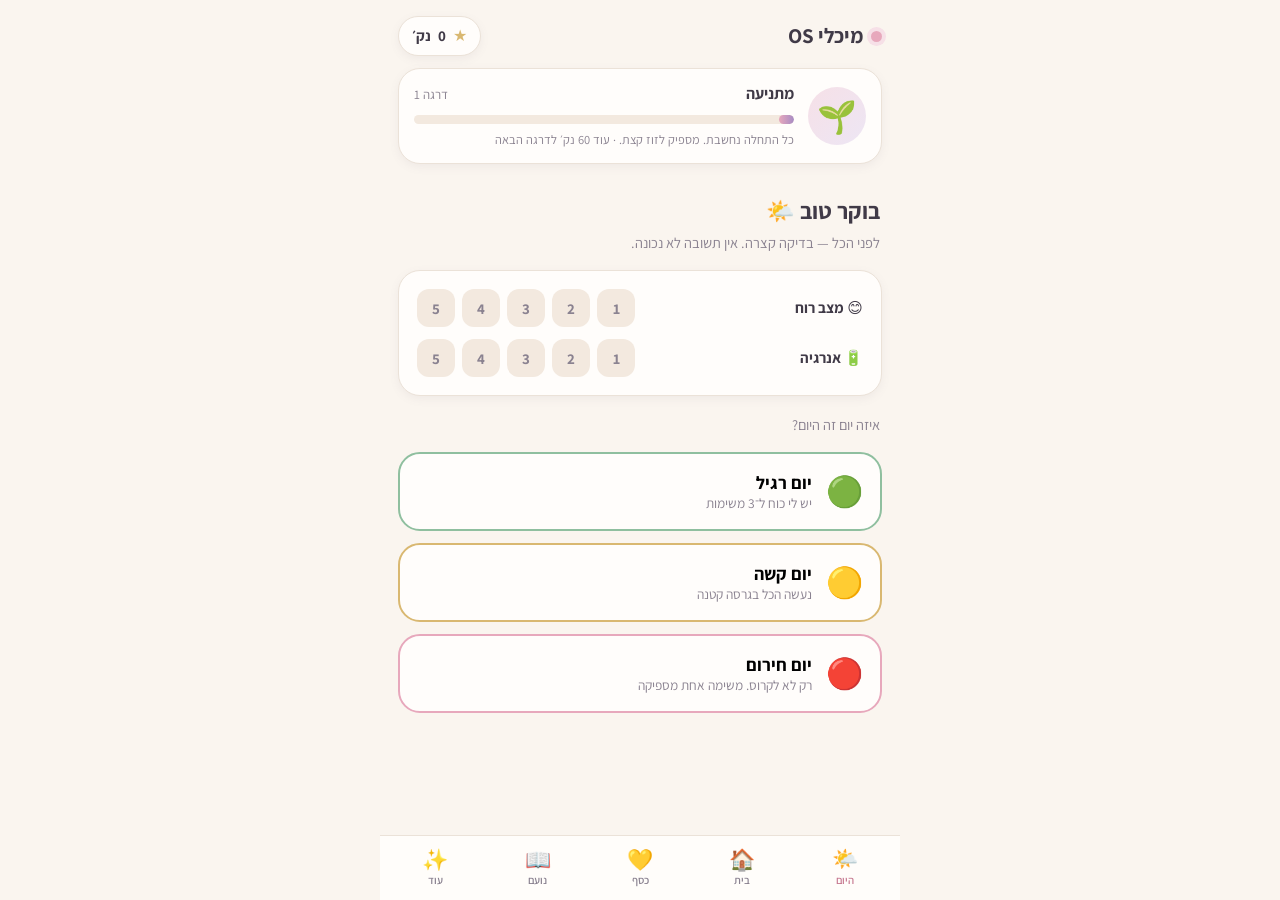
<file: michali-os.html>
<!DOCTYPE html>
<html lang="he" dir="rtl">
<head>
<meta charset="UTF-8">
<meta name="viewport" content="width=device-width, initial-scale=1.0, maximum-scale=1.0, user-scalable=no">
<meta name="theme-color" content="#F3E6DC">
<title>מיכלי OS</title>
<link rel="preconnect" href="https://fonts.googleapis.com">
<link rel="preconnect" href="https://fonts.gstatic.com" crossorigin>
<link href="https://fonts.googleapis.com/css2?family=Assistant:wght@400;500;600;700&family=Heebo:wght@400;500;700&display=swap" rel="stylesheet">
<style>
:root{
  --cream:#FAF5EF;
  --cream-2:#F3E9DF;
  --card:#FFFDFB;
  --rose:#E7A8BC;
  --rose-soft:#F6E0E7;
  --rose-deep:#C77B92;
  --purple:#A78BC4;
  --purple-soft:#EDE6F4;
  --purple-deep:#7E61A3;
  --gold:#D9B871;
  --gold-soft:#F3E8CF;
  --ink:#403A47;
  --muted:#8A8290;
  --line:#EBE2D8;
  --green:#8FBF9F;
  --green-deep:#5E9173;
  --shadow:0 6px 22px rgba(120,100,130,.10);
  --shadow-sm:0 3px 10px rgba(120,100,130,.08);
  --radius:22px;
}
*{box-sizing:border-box;-webkit-tap-highlight-color:transparent;}
html,body{margin:0;padding:0;}
body{
  font-family:'Assistant','Heebo',system-ui,sans-serif;
  background:var(--cream);
  color:var(--ink);
  font-size:17px;
  line-height:1.5;
  min-height:100vh;
  overscroll-behavior-y:contain;
}
#app{max-width:520px;margin:0 auto;padding:0 0 110px;min-height:100vh;}

/* ===== Header ===== */
header.topbar{
  position:sticky;top:0;z-index:50;
  background:linear-gradient(180deg,var(--cream) 70%,rgba(250,245,239,.6));
  padding:16px 18px 10px;
}
.topbar-row{display:flex;align-items:center;justify-content:space-between;gap:10px;}
.brand{font-weight:700;font-size:21px;letter-spacing:.3px;color:var(--ink);display:flex;align-items:center;gap:8px;}
.brand .dot{width:11px;height:11px;border-radius:50%;background:var(--rose);box-shadow:0 0 0 4px var(--rose-soft);}
.score-pill{
  display:flex;align-items:center;gap:7px;background:var(--card);
  border:1px solid var(--line);border-radius:999px;padding:7px 13px;
  font-weight:700;font-size:15px;box-shadow:var(--shadow-sm);
}
.score-pill .star{color:var(--gold);font-size:16px;}
.rankbar{margin-top:12px;background:var(--card);border:1px solid var(--line);border-radius:var(--radius);padding:13px 15px;box-shadow:var(--shadow-sm);}
.rankbar .rank-top{display:flex;justify-content:space-between;align-items:baseline;}
.rankbar .rank-name{font-weight:700;font-size:16px;}
.rankbar .rank-num{font-size:13px;color:var(--muted);}
.progress{height:9px;border-radius:99px;background:var(--cream-2);margin-top:9px;overflow:hidden;}
.progress > i{display:block;height:100%;border-radius:99px;background:linear-gradient(90deg,var(--rose),var(--purple));transition:width .5s ease;}
.rank-hint{font-size:12.5px;color:var(--muted);margin-top:7px;}
.rank-row{display:flex;align-items:center;gap:14px;}
.rank-main{flex:1;min-width:0;}
.char-wrap{position:relative;flex:none;width:58px;height:58px;display:grid;place-items:center;background:linear-gradient(135deg,var(--rose-soft),var(--purple-soft));border-radius:50%;}
.char{font-size:32px;line-height:1;transition:transform .3s ease;}
.char.celebrate{animation:charJump .8s ease;}
@keyframes charJump{
  0%{transform:scale(1);}
  25%{transform:scale(1.25) rotate(-8deg);}
  50%{transform:scale(1.1) rotate(8deg) translateY(-4px);}
  75%{transform:scale(1.2) rotate(-4deg);}
  100%{transform:scale(1);}
}
.char-aura{position:absolute;inset:-4px;border-radius:50%;pointer-events:none;}
.char-aura.glow{box-shadow:0 0 0 3px var(--gold),0 0 18px 4px rgba(217,184,113,.45);animation:auraPulse 1.6s ease infinite;}
@keyframes auraPulse{0%,100%{opacity:.7;}50%{opacity:1;}}
@media (prefers-reduced-motion: reduce){.char.celebrate,.char-aura.glow{animation:none;}}

/* ===== Screens ===== */
.screen{display:none;padding:6px 18px 0;animation:fade .35s ease;}
.screen.active{display:block;}
@keyframes fade{from{opacity:0;transform:translateY(8px);}to{opacity:1;transform:none;}}

h2.scr-title{font-size:23px;font-weight:700;margin:14px 2px 4px;}
.scr-sub{color:var(--muted);font-size:14.5px;margin:0 2px 16px;}

/* ===== Cards / tasks ===== */
.card{background:var(--card);border:1px solid var(--line);border-radius:var(--radius);padding:18px;box-shadow:var(--shadow-sm);margin-bottom:14px;}
.task-card{position:relative;overflow:hidden;}
.task-card.done{background:linear-gradient(180deg,#F2F8F3,#FFFFFF);border-color:#D8EADF;}
.task-head{display:flex;align-items:center;gap:11px;margin-bottom:4px;}
.task-ico{width:42px;height:42px;border-radius:14px;display:grid;place-items:center;font-size:21px;flex:none;}
.ico-home{background:var(--rose-soft);}
.ico-money{background:var(--gold-soft);}
.ico-kids{background:var(--purple-soft);}
.task-cat{font-size:12.5px;color:var(--muted);font-weight:600;}
.task-name{font-size:18.5px;font-weight:700;line-height:1.3;}
.task-meta{display:flex;gap:8px;align-items:center;margin:8px 0 14px;flex-wrap:wrap;}
.chip{font-size:12.5px;background:var(--cream-2);border-radius:99px;padding:4px 11px;color:var(--ink);font-weight:600;}
.chip.time::before{content:"⏱ ";}
.task-actions{display:flex;flex-wrap:wrap;gap:9px;}
.done-badge{position:absolute;top:14px;left:14px;background:var(--green);color:#fff;font-size:12.5px;font-weight:700;padding:4px 11px;border-radius:99px;}

/* ===== Buttons ===== */
button{font-family:inherit;cursor:pointer;border:none;}
.btn{border-radius:14px;padding:13px 16px;font-size:16px;font-weight:700;transition:transform .08s ease,box-shadow .2s,background .2s;}
.btn:active{transform:scale(.97);}
.btn-primary{background:linear-gradient(135deg,var(--rose),var(--rose-deep));color:#fff;box-shadow:0 4px 14px rgba(199,123,146,.35);flex:1;min-width:120px;}
.btn-done{background:linear-gradient(135deg,var(--green),var(--green-deep));color:#fff;box-shadow:0 4px 14px rgba(94,145,115,.3);flex:1;min-width:110px;}
.btn-soft{background:var(--purple-soft);color:var(--purple-deep);}
.btn-ghost{background:var(--cream-2);color:var(--ink);}
.btn-skip{background:transparent;color:var(--muted);border:1px dashed var(--line);}
.btn-block{width:100%;}
.btn-lg{padding:16px;font-size:17.5px;}
.btn[disabled]{opacity:.55;pointer-events:none;}

/* ===== Day mode selector ===== */
.day-opts{display:flex;flex-direction:column;gap:12px;margin-top:6px;}
.day-opt{display:flex;align-items:center;gap:14px;background:var(--card);border:2px solid var(--line);border-radius:var(--radius);padding:17px;text-align:right;width:100%;transition:.18s;}
.day-opt:active{transform:scale(.98);}
.day-opt .e{font-size:30px;flex:none;}
.day-opt .t b{display:block;font-size:18px;font-weight:700;}
.day-opt .t span{font-size:13.5px;color:var(--muted);}
.day-opt.m-regular{border-color:var(--green);}
.day-opt.m-hard{border-color:var(--gold);}
.day-opt.m-emergency{border-color:var(--rose);}

.daymode-banner{display:flex;align-items:center;gap:10px;border-radius:16px;padding:11px 14px;font-size:14px;font-weight:600;margin-bottom:14px;}
.dm-regular{background:#EFF6F1;color:var(--green-deep);}
.dm-hard{background:var(--gold-soft);color:#9A7B26;}
.dm-emergency{background:var(--rose-soft);color:var(--rose-deep);}
.daymode-banner .chg{margin-inline-start:auto;font-size:12.5px;background:rgba(255,255,255,.6);border-radius:99px;padding:4px 10px;}

/* ===== Bottom nav ===== */
nav.tabbar{
  position:fixed;bottom:0;left:0;right:0;z-index:60;
  max-width:520px;margin:0 auto;
  background:rgba(255,253,251,.93);backdrop-filter:blur(10px);
  border-top:1px solid var(--line);
  display:flex;justify-content:space-around;padding:8px 4px calc(8px + env(safe-area-inset-bottom));
}
.tab{background:none;border:none;display:flex;flex-direction:column;align-items:center;gap:3px;font-size:11px;color:var(--muted);font-weight:600;padding:5px 6px;border-radius:12px;min-width:54px;}
.tab .ti{font-size:21px;line-height:1;}
.tab.active{color:var(--rose-deep);}
.tab.active .ti{transform:translateY(-1px);}

/* ===== Misc ===== */
.section-title{font-size:15px;font-weight:700;margin:18px 2px 8px;color:var(--ink);}
.muted{color:var(--muted);}
.center{text-align:center;}
.big-emoji{font-size:46px;text-align:center;margin:6px 0;}
.toast{position:fixed;bottom:96px;left:50%;transform:translateX(-50%) translateY(20px);background:var(--ink);color:#fff;padding:12px 20px;border-radius:99px;font-weight:600;font-size:15px;opacity:0;pointer-events:none;transition:.3s;z-index:200;box-shadow:var(--shadow);max-width:90%;text-align:center;}
.toast.show{opacity:1;transform:translateX(-50%) translateY(0);}
.streak-line{display:flex;align-items:center;gap:8px;font-size:14px;color:var(--muted);margin:0 2px 14px;}
.streak-line b{color:var(--rose-deep);}
.scale-row{display:flex;align-items:center;justify-content:space-between;gap:10px;}
.scale-label{font-weight:700;font-size:15px;}
.scale{display:flex;gap:7px;}
.scale-dot{width:38px;height:38px;border-radius:12px;background:var(--cream-2);color:var(--muted);font-weight:700;font-size:15px;display:grid;place-items:center;}
.scale-dot.on{background:linear-gradient(135deg,var(--rose),var(--purple));color:#fff;box-shadow:0 3px 10px rgba(167,139,196,.35);}
.tip-list{display:flex;flex-direction:column;gap:11px;}
.tip-row{display:flex;gap:11px;align-items:flex-start;font-size:14.5px;line-height:1.45;}
.tip-row > span{font-size:19px;flex:none;}
.tip-row b{font-weight:700;}
.crisis3{display:flex;flex-direction:column;gap:9px;}
.crisis-item{display:flex;align-items:center;gap:11px;justify-content:center;background:rgba(255,255,255,.7);border-radius:14px;padding:13px;font-size:16.5px;font-weight:700;}
.crisis-item span{font-size:21px;}

/* food / list options */
.opt-list{display:flex;flex-direction:column;gap:10px;}
.opt-row{display:flex;align-items:center;gap:10px;background:var(--cream-2);border-radius:14px;padding:12px 14px;font-weight:600;font-size:15.5px;}
.opt-row .e{font-size:20px;}

.seg{display:flex;gap:8px;margin-bottom:14px;}
.seg button{flex:1;background:var(--cream-2);border-radius:13px;padding:11px 6px;font-weight:700;font-size:14px;color:var(--muted);}
.seg button.active{background:var(--ink);color:#fff;}

/* timer */
.timer-ring{text-align:center;margin:10px 0 18px;}
.timer-num{font-size:54px;font-weight:700;font-variant-numeric:tabular-nums;letter-spacing:1px;}
.timer-sub{color:var(--muted);font-size:14px;}
.check-grid{display:grid;grid-template-columns:1fr 1fr;gap:10px;margin:6px 0 4px;}
.check-btn{background:var(--cream-2);border-radius:14px;padding:13px;font-weight:700;font-size:15px;color:var(--ink);display:flex;align-items:center;justify-content:center;gap:7px;}
.check-btn.on{background:var(--purple-soft);color:var(--purple-deep);box-shadow:inset 0 0 0 2px var(--purple);}

.stickers{display:flex;flex-wrap:wrap;gap:7px;margin-top:10px;}
.sticker{width:34px;height:34px;border-radius:50%;display:grid;place-items:center;font-size:18px;background:var(--cream-2);border:1px dashed var(--line);}
.sticker.filled{background:var(--gold-soft);border-style:solid;border-color:var(--gold);}

/* decision */
.field{width:100%;border:1px solid var(--line);border-radius:14px;padding:13px 14px;font-family:inherit;font-size:16px;background:var(--card);margin-bottom:10px;color:var(--ink);}
textarea.field{resize:none;min-height:64px;}
.crit-opt{display:flex;align-items:center;gap:10px;background:var(--card);border:2px solid var(--line);border-radius:14px;padding:12px 14px;font-weight:600;font-size:15px;width:100%;text-align:right;margin-bottom:9px;}
.crit-opt.sel{border-color:var(--purple);background:var(--purple-soft);}
.decision-locked{background:linear-gradient(135deg,var(--purple-soft),var(--rose-soft));border:none;text-align:center;padding:24px 18px;}
.decision-locked .res{font-size:22px;font-weight:700;margin:8px 0;}
.lock-timer{font-size:13.5px;color:var(--muted);margin-top:6px;}

/* emergency screen */
.emergency-wrap{background:linear-gradient(180deg,var(--rose-soft),var(--cream));border-radius:var(--radius);padding:22px 18px;border:1px solid var(--rose-soft);}
.emg-item{display:flex;align-items:center;gap:13px;background:rgba(255,255,255,.7);border-radius:16px;padding:15px;margin-bottom:11px;font-size:17px;font-weight:600;}
.emg-item .e{font-size:24px;}
.emg-note{text-align:center;font-size:15px;color:var(--rose-deep);font-weight:600;margin-top:14px;line-height:1.55;}

.help-link{display:inline-block;margin-top:4px;color:var(--purple-deep);font-weight:700;font-size:14px;background:none;}
.divider{height:1px;background:var(--line);margin:18px 0;}
.kv{display:flex;justify-content:space-between;padding:7px 0;border-bottom:1px solid var(--line);font-size:14.5px;}
.kv:last-child{border:none;}
.kv b{font-weight:700;}
.surprise-banner{background:linear-gradient(135deg,var(--gold-soft),var(--rose-soft));border-radius:16px;padding:14px;text-align:center;font-weight:700;color:#9A7B26;margin-top:12px;}
.tiny{font-size:12.5px;color:var(--muted);}
.list-routine{counter-reset:step;}
.routine-item{display:flex;gap:12px;align-items:flex-start;padding:12px 0;border-bottom:1px solid var(--line);}
.routine-item:last-child{border:none;}
.routine-item .n{flex:none;width:26px;height:26px;border-radius:50%;background:var(--purple-soft);color:var(--purple-deep);display:grid;place-items:center;font-weight:700;font-size:13px;}
.routine-item .rt b{display:block;font-size:15.5px;}
.routine-item .rt span{font-size:13px;color:var(--muted);}
.reset-line{text-align:center;margin:22px 0 8px;}
.reset-line button{background:none;color:var(--muted);font-size:13px;text-decoration:underline;}
</style>
</head>
<body>
<div id="app">
  <header class="topbar">
    <div class="topbar-row">
      <div class="brand"><span class="dot"></span>מיכלי OS</div>
      <div class="score-pill"><span class="star">★</span><span id="scoreVal">0</span> נק׳</div>
    </div>
    <div class="rankbar">
      <div class="rank-row">
        <div class="char-wrap"><span class="char" id="charEmoji">🌱</span><span class="char-aura" id="charAura"></span></div>
        <div class="rank-main">
          <div class="rank-top">
            <span class="rank-name" id="rankName">מתניעה</span>
            <span class="rank-num" id="rankNum">דרגה 1</span>
          </div>
          <div class="progress"><i id="rankProg" style="width:0%"></i></div>
          <div class="rank-hint" id="rankHint"></div>
        </div>
      </div>
    </div>
  </header>

  <!-- ============ TODAY ============ -->
  <section class="screen active" id="scr-today">
    <!-- day mode question OR today's tasks injected here -->
    <div id="todayBody"></div>
  </section>

  <!-- ============ MONEY ============ -->
  <section class="screen" id="scr-money">
    <h2 class="scr-title">כסף 💛</h2>
    <p class="scr-sub">מטרה אחת: להכניס כסף בלי להיתקע. פעולה אחת ביום, זהו.</p>
    <div id="moneyBody"></div>
    <div class="reset-line"><button onclick="newMoneyAction()">לא מתאים לי היום — תני פעולה אחרת</button></div>
  </section>

  <!-- ============ HOME ============ -->
  <section class="screen" id="scr-home">
    <h2 class="scr-title">בית 🏠</h2>
    <p class="scr-sub">משימה אחת לבית. לא רשימה. רק אחת.</p>
    <div id="homeBody"></div>
    <div class="reset-line"><button onclick="newHomeTask()">תני לי משימת בית אחרת</button></div>
  </section>

  <!-- ============ NOAM ============ -->
  <section class="screen" id="scr-noam">
    <h2 class="scr-title">נועם 📖</h2>
    <p class="scr-sub">תרגול קריאה עדין. 10 דקות, בלי מבחן, בלי ריב.</p>
    <div id="noamBody"></div>
  </section>

  <!-- ============ MORE ============ -->
  <section class="screen" id="scr-more">
    <h2 class="scr-title">עוד</h2>
    <p class="scr-sub">כלים לרגעים מסוימים.</p>
    <div id="moreBody"></div>
  </section>

  <!-- sub screens (reached from "more") -->
  <section class="screen" id="scr-food">
    <h2 class="scr-title">אוכל 🍳</h2>
    <p class="scr-sub">קודם התפריט הקבוע של היום. אין כוח? יש 3 רמות גיבוי.</p>
    <div id="foodBody"></div>
  </section>

  <section class="screen" id="scr-summer">
    <h2 class="scr-title">חופש גדול ☀️</h2>
    <p class="scr-sub">שגרת יום רגועה לילדים. את לא מנהלת קייטנה.</p>
    <div id="summerBody"></div>
  </section>

  <section class="screen" id="scr-decision">
    <h2 class="scr-title">החלטה 🧭</h2>
    <p class="scr-sub">תקועה? נסגור החלטה אחת, וננעל אותה ל־24 שעות.</p>
    <div id="decisionBody"></div>
  </section>

  <section class="screen" id="scr-emergency">
    <h2 class="scr-title">חירום 🆘</h2>
    <div id="emergencyBody"></div>
  </section>
</div>

<nav class="tabbar">
  <button class="tab active" data-scr="today" onclick="go('today')"><span class="ti">🌤️</span>היום</button>
  <button class="tab" data-scr="home" onclick="go('home')"><span class="ti">🏠</span>בית</button>
  <button class="tab" data-scr="money" onclick="go('money')"><span class="ti">💛</span>כסף</button>
  <button class="tab" data-scr="noam" onclick="go('noam')"><span class="ti">📖</span>נועם</button>
  <button class="tab" data-scr="more" onclick="go('more')"><span class="ti">✨</span>עוד</button>
</nav>

<div class="toast" id="toast"></div>

<script>
/* =========================================================
   מיכלי OS — מערכת חיים משחקית. הכל מקומי (localStorage).
   ========================================================= */
"use strict";

const STORE_KEY = "michali_os_v1";

/* ---------- date helpers ---------- */
function todayStr(){
  const d = new Date();
  return d.getFullYear()+"-"+(d.getMonth()+1)+"-"+d.getDate();
}
function dayNumber(){ // integer day index for deterministic daily picks (local-time based)
  const d = new Date();
  const localMs = Date.now() - (d.getTimezoneOffset() * 60000);
  return Math.floor(localMs/86400000);
}
function isYesterday(dateStr){
  if(!dateStr) return false;
  const d = new Date(); d.setDate(d.getDate()-1);
  return dateStr === (d.getFullYear()+"-"+(d.getMonth()+1)+"-"+d.getDate());
}

/* ---------- default state ---------- */
function freshDaily(){
  return {
    date: todayStr(),
    mode: null,                 // 'regular' | 'hard' | 'emergency'
    mood: null, energy: null,   // 1..5 quick check at day opening
    tasks: {home:false, money:false, kids:false},
    eased: {home:false, money:false, kids:false},
    skipped:{home:false, money:false, kids:false},
    bonusGiven:false,
    homeIdx:null, moneyIdx:null, // chosen task indices (sticky for the day)
    noam:{checks:{read:false,answered:false,hard:false,stopped:false}, doneToday:false}
  };
}
function defaultState(){
  return {
    score:0,
    streak:0,
    bestStreak:0,
    daysActive:0,
    noamStickers:0,
    noamSurprises:0,
    daily:freshDaily(),
    decision:null,             // {text, options[], criterion, result, lockedUntil}
    lastSurpriseAt:0
  };
}

/* ---------- load / save ---------- */
let S;
function load(){
  try{
    const raw = localStorage.getItem(STORE_KEY);
    S = raw ? JSON.parse(raw) : defaultState();
  }catch(e){ S = defaultState(); }
  // new day rollover
  if(!S.daily || S.daily.date !== todayStr()){
    rolloverDay();
  }
  // expire decision lock
  if(S.decision && S.decision.lockedUntil && Date.now() > S.decision.lockedUntil){
    S.decision = null;
  }
}
function save(){ localStorage.setItem(STORE_KEY, JSON.stringify(S)); }

function rolloverDay(){
  const prev = S.daily;
  // streak logic: success = at least 1 task done (emergency) or counts as active day
  if(prev && prev.date){
    const didSomething = prev.tasks.home || prev.tasks.money || prev.tasks.kids;
    if(didSomething){
      if(isYesterday(prev.date)) S.streak = (S.streak||0)+1;
      else S.streak = 1;
      S.daysActive = (S.daysActive||0)+1;
      if(S.streak > (S.bestStreak||0)) S.bestStreak = S.streak;
    } else {
      // a fully empty day breaks the streak, but we never punish — just reset to 0
      S.streak = 0;
    }
  }
  S.daily = freshDaily();
  save();
}

/* =========================================================
   RANKS
   ========================================================= */
const RANKS = [
  {n:"מתניעה",        from:0,   hint:"כל התחלה נחשבת. מספיק לזוז קצת."},
  {n:"מחזיקה יום",     from:60,  hint:"את מחזיקה ימים. זה כבר הרבה."},
  {n:"חוזרת למסלול",   from:160, hint:"גם אחרי יום שנפל — את חוזרת."},
  {n:"מנהלת מערכת",    from:320, hint:"יש לך שליטה על המערכת שלך."},
  {n:"בונה יציבות",    from:540, hint:"היציבות נבנית. שכבה על שכבה."},
  {n:"עצמאית יותר",    from:820, hint:"את עומדת על שלך. עצמאית יותר."}
];
function rankInfo(){
  let i=0;
  for(let k=0;k<RANKS.length;k++){ if(S.score>=RANKS[k].from) i=k; }
  const cur = RANKS[i];
  const next = RANKS[i+1];
  let pct = 100;
  if(next){
    pct = Math.round(((S.score-cur.from)/(next.from-cur.from))*100);
    pct = Math.max(4,Math.min(100,pct));
  }
  return {idx:i, cur, next, pct};
}

/* ---------- הדמות שלך — מתפתחת עם הדרגות ---------- */
const CHAR_STAGES = [
  {e:"🌱", name:"ניצן",       line:"רק נבטתי — וכבר זזתי."},
  {e:"🌿", name:"צמיחה",      line:"אני מחזיקה ימים. תראי אותי."},
  {e:"🌷", name:"פריחה ראשונה", line:"נפלתי? חזרתי. ככה אני בנויה."},
  {e:"🌸", name:"פורחת",      line:"אני מנהלת את המערכת. היא לא מנהלת אותי."},
  {e:"💮", name:"מלבלבת",     line:"יציבות. שכבה על שכבה."},
  {e:"👑", name:"מלכה",       line:"עצמאית. שלי. שלמה."}
];
function charInfo(){ return CHAR_STAGES[Math.min(rankInfo().idx, CHAR_STAGES.length-1)]; }
function celebrateChar(){
  const el=document.getElementById('charEmoji');
  if(!el) return;
  el.classList.remove('celebrate');
  void el.offsetWidth; // restart animation
  el.classList.add('celebrate');
}

/* ---------- מילה מקלוד 💌 — מתחלף כל יום ---------- */
const CLAUDE_NOTES = [
  "אני רואה אותך. שלוש משימות זה לא קטן — זה מערכת. 💛",
  "יום קשה היום? גם גרסה קטנה נחשבת. אני גאה בך על עצם הפתיחה.",
  "תזכרי: ״מספיק״ מנצח ״מושלם״. תמיד.",
  "הרצף שלך לא נמדד בימים מושלמים — הוא נמדד בחזרות. וחזרת.",
  "משימת כסף אחת ביום = עסק שזז. לאט זה גם קדימה.",
  "10 דקות עם נועם שוות יותר משעה של מלחמה. את עושה את זה נכון.",
  "אם היום רק שרדת — היום הצליח. זו לא סיסמה, זה החוק.",
  "את לא צריכה לתקן את החיים היום. רק לזוז סנטימטר.",
  "הדמות שלך גדלה כי את גדלה. אני רק מצייר את מה שאת עושה.",
  "החלטת? ננעל. לא פותחים מחדש. זה החופש האמיתי.",
  "כל מדבקה של נועם היא גם מדבקה שלך. אמא שמתאמנת בסבלנות.",
  "עוד לא הגעת לאן שרצית — אבל את כבר לא איפה שהיית.",
  "תשתי מים, תנשמי. המערכת מחזיקה גם כשאת עייפה.",
  "בונוס קטן ממני: תזכורת שאת האדם היחיד שהילדים שלך צריכים. כמו שאת."
];
function claudeNote(){ return CLAUDE_NOTES[dayNumber() % CLAUDE_NOTES.length]; }

/* ---------- דוח לקלוד — מעתיקה ומדביקה לי בשיחה ---------- */
function claudeReport(){
  const r=rankInfo(), c=charInfo(), d=S.daily;
  const doneList=['home','money','kids'].filter(k=>d.tasks[k]).map(catLabel).join(', ')||'עדיין כלום היום';
  const modeTxt=d.mode==='regular'?'רגיל':d.mode==='hard'?'קשה':d.mode==='emergency'?'חירום':'עוד לא נבחר';
  const txt=
`דוח מצב מ־מיכלי OS 🎀
תאריך: ${d.date}
מצב יום: ${modeTxt} | מצב רוח: ${d.mood||'–'}/5 | אנרגיה: ${d.energy||'–'}/5
נקודות: ${S.score} | דרגה ${r.idx+1}: ${r.cur.n} | דמות: ${c.e} ${c.name}
רצף: ${S.streak||0} ימים (שיא: ${S.bestStreak||0})
בוצע היום: ${doneList}
מדבקות נועם: ${S.noamStickers||0} | הפתעות: ${S.noamSurprises||0}
${S.decision?('החלטה נעולה: '+S.decision.result):'אין החלטה נעולה'}`;
  const finish=ok=>toast(ok?'הדוח הועתק! הדביקי לי אותו בשיחה 💌':'לא הצלחתי להעתיק — צלמי מסך ושלחי לי');
  if(navigator.clipboard && navigator.clipboard.writeText){
    navigator.clipboard.writeText(txt).then(()=>finish(true),()=>finish(false));
  } else { finish(false); }
}

/* =========================================================
   DAILY CONTENT POOLS
   ========================================================= */
const HOME_TASKS = [
  {name:"כיור",            full:"לרוקן ולשטוף את הכיור", easy:"רק את הכלים שמפריעים לך עכשיו", t:"10 דק׳"},
  {name:"כביסה אחת",       full:"מכונה אחת — להפעיל או לתלות", easy:"רק להכניס ולהפעיל, התלייה אחר כך", t:"7 דק׳"},
  {name:"שולחן אוכל",      full:"לפנות ולנגב את השולחן", easy:"רק לפנות, בלי לנגב", t:"5 דק׳"},
  {name:"רצפה באזור אחד",  full:"לשטוף/לטאטא אזור אחד", easy:"רק לאסוף מה שעל הרצפה", t:"8 דק׳"},
  {name:"שקית זבל",        full:"להוציא זבל ולשים שקית חדשה", easy:"רק לקשור ולהוציא החוצה", t:"4 דק׳"},
  {name:"קניות בסיסיות",   full:"רשימה קצרה + הזמנה/יציאה", easy:"רק 3 דברים הכי חשובים", t:"20 דק׳"},
  {name:"ארוחה פשוטה",     full:"להכין ארוחה אחת פשוטה", easy:"משהו מוכן/קר, בלי בישול", t:"15 דק׳"}
];
const MONEY_ACTIONS = [
  {name:"לפרסם סטורי מכירה",   full:"סטורי אחד שמציג מוצר + קריאה לפעולה", easy:"רק תמונה אחת עם משפט קצר", t:"10 דק׳"},
  {name:"לשלוח הודעה ללקוחה",  full:"לפנות ללקוחה אחת עם הצעה/תזכורת", easy:"הודעה קצרה אחת: ׳עוד רלוונטי לך?׳", t:"5 דק׳"},
  {name:"להעלות מוצר/שירות",   full:"להעלות מוצר או שירות אחד למכירה", easy:"רק להכין תמונה + שם, לפרסם אחר כך", t:"15 דק׳"},
  {name:"לתמחר מוצר אחד",      full:"לקבוע מחיר סופי למוצר אחד", easy:"רק לכתוב טווח מחיר משוער", t:"7 דק׳"},
  {name:"לסיים עיצוב פתוח",    full:"לסגור עיצוב אחד שנשאר באוויר", easy:"להתקדם 10 דקות בעיצוב אחד", t:"15 דק׳"}
];

function homeTask(){
  if(S.daily.homeIdx===null){ S.daily.homeIdx = dayNumber() % HOME_TASKS.length; save(); }
  return HOME_TASKS[S.daily.homeIdx];
}
function moneyAction(){
  if(S.daily.moneyIdx===null){ S.daily.moneyIdx = (dayNumber()*3+1) % MONEY_ACTIONS.length; save(); }
  return MONEY_ACTIONS[S.daily.moneyIdx];
}
function newHomeTask(){
  S.daily.homeIdx = (S.daily.homeIdx + 1) % HOME_TASKS.length;
  S.daily.tasks.home=false; S.daily.eased.home=false; S.daily.skipped.home=false;
  save(); renderAll(); toast("משימת בית חדשה 🏠");
}
function newMoneyAction(){
  S.daily.moneyIdx = (S.daily.moneyIdx + 1) % MONEY_ACTIONS.length;
  S.daily.tasks.money=false; S.daily.eased.money=false; S.daily.skipped.money=false;
  save(); renderAll(); toast("פעולת כסף חדשה 💛");
}

/* =========================================================
   POINTS
   ========================================================= */
const POINTS = {home:10, money:15, kids:10};
function completeTask(cat){
  if(S.daily.tasks[cat]) return;
  const prevRank = rankInfo().idx;
  S.daily.tasks[cat]=true;
  S.daily.skipped[cat]=false;
  S.score += POINTS[cat];

  let msg = "בוצע! +"+POINTS[cat]+" נקודות";
  if(S.daily.tasks.home && S.daily.tasks.money && S.daily.tasks.kids && !S.daily.bonusGiven){
    S.daily.bonusGiven=true;
    S.score += 20;
    msg = "🎉 כל 3 המשימות! בונוס 20 נקודות";
  } else if(S.daily.mode==='emergency'){
    msg = "💪 ביום חירום זו כבר הצלחה. +"+POINTS[cat];
  }

  save(); renderAll();
  if(rankInfo().idx>prevRank){
    levelUp();
  } else {
    celebrateChar();
    toast(msg);
  }
}
function levelUp(){
  const c=charInfo(), r=rankInfo();
  celebrateChar();
  toast("👑 עלית דרגה! "+c.e+" "+c.name+" — "+r.cur.n);
}
function easeTask(cat){
  S.daily.eased[cat]=true; save(); renderAll();
  toast("הקטנּו לך את זה 🤍");
}
function skipTask(cat){
  S.daily.skipped[cat]=true; save(); renderAll();
  toast("דילגת בלי אשמה. זה בסדר גמור.");
}

/* =========================================================
   RENDER — TODAY
   ========================================================= */
function catLabel(cat){
  return cat==='home'?'בית':cat==='money'?'כסף':'ילדים / נועם / עצמי';
}
function taskCardHTML(cat, ico, icoClass, obj){
  const done = S.daily.tasks[cat];
  const eased = S.daily.eased[cat];
  const skipped = S.daily.skipped[cat];
  const desc = eased ? obj.easy : obj.full;
  const time = eased ? "גרסה קלה" : obj.t;
  let actions = "";
  if(done){
    actions = `<button class="btn btn-ghost" onclick="go('${cat==='kids'?'noam':cat}')">למסך ${catLabel(cat).split(' ')[0]}</button>`;
  } else if(skipped){
    actions = `<button class="btn btn-done" onclick="completeTask('${cat}')">בעצם עשיתי ✓</button>`;
  } else {
    actions = `<button class="btn btn-done" onclick="completeTask('${cat}')">בוצע ✓</button>`;
    if(!eased) actions += `<button class="btn btn-soft" onclick="easeTask('${cat}')">קטן לי יותר</button>`;
    if(S.daily.mode==='emergency') actions += `<button class="btn btn-skip" onclick="skipTask('${cat}')">דלג בלי אשמה</button>`;
  }
  return `
  <div class="card task-card ${done?'done':''}">
    ${done?'<span class="done-badge">✓ בוצע</span>':''}
    <div class="task-head">
      <div class="task-ico ${icoClass}">${ico}</div>
      <div>
        <div class="task-cat">${catLabel(cat)}</div>
        <div class="task-name">${obj.name}</div>
      </div>
    </div>
    <div class="muted" style="font-size:14.5px;margin-right:2px">${desc}</div>
    <div class="task-meta"><span class="chip time">${time}</span>${eased?'<span class="chip">הוקטן 🤍</span>':''}${skipped?'<span class="chip">דולג</span>':''}</div>
    <div class="task-actions">${actions}</div>
  </div>`;
}

function renderToday(){
  const body = document.getElementById('todayBody');
  // STEP 1: ask the day-mode question if not chosen today
  if(!S.daily.mode){
    body.innerHTML = `
      <h2 class="scr-title">בוקר טוב 🌤️</h2>
      <p class="scr-sub">לפני הכל — בדיקה קצרה. אין תשובה לא נכונה.</p>
      <div class="card">
        <div class="scale-row">
          <span class="scale-label">😊 מצב רוח</span>
          <div class="scale">${scaleBtns('mood')}</div>
        </div>
        <div class="scale-row" style="margin-top:12px">
          <span class="scale-label">🔋 אנרגיה</span>
          <div class="scale">${scaleBtns('energy')}</div>
        </div>
      </div>
      <p class="scr-sub" style="margin-top:18px">איזה יום זה היום?</p>
      <div class="day-opts">
        <button class="day-opt m-regular" onclick="setMode('regular')">
          <span class="e">🟢</span>
          <span class="t"><b>יום רגיל</b><span>יש לי כוח ל־3 משימות</span></span>
        </button>
        <button class="day-opt m-hard" onclick="setMode('hard')">
          <span class="e">🟡</span>
          <span class="t"><b>יום קשה</b><span>נעשה הכל בגרסה קטנה</span></span>
        </button>
        <button class="day-opt m-emergency" onclick="setMode('emergency')">
          <span class="e">🔴</span>
          <span class="t"><b>יום חירום</b><span>רק לא לקרוס. משימה אחת מספיקה</span></span>
        </button>
      </div>`;
    return;
  }

  // STEP 2: show 3 tasks
  const mode = S.daily.mode;
  const banners = {
    regular:`<div class="daymode-banner dm-regular">🟢 יום רגיל — 3 משימות, בקצב שלך<button class="chg" onclick="changeMode()">שינוי</button></div>`,
    hard:`<div class="daymode-banner dm-hard">🟡 יום קשה — מותר להקטין כל משימה<button class="chg" onclick="changeMode()">שינוי</button></div>`,
    emergency:`<div class="daymode-banner dm-emergency">🔴 יום חירום — משימה אחת = הצלחה<button class="chg" onclick="changeMode()">שינוי</button></div>`
  };
  const doneCount = ['home','money','kids'].filter(c=>S.daily.tasks[c]).length;
  const me = (S.daily.mood||S.daily.energy)
    ? ` · 😊 ${S.daily.mood||'–'}/5 · 🔋 ${S.daily.energy||'–'}/5` : '';
  const streakHTML = `<div class="streak-line">🔥 רצף: <b>${S.streak||0}</b> ימים · בוצעו <b>${doneCount}/3</b>${me}</div>`;

  const h = homeTask();
  const m = moneyAction();
  const kids = {name:"קריאה עם נועם", full:"10 דקות קריאה + מדבקה", easy:"רק 3 דקות, או רק להקריא לו את", t:"10 דק׳"};

  let emgLink = mode==='emergency'
    ? `<button class="btn btn-block btn-skip btn-lg" style="margin-top:4px" onclick="go('emergency')">אני מרגישה שאני קורסת — למסך חירום</button>` : '';

  const c = charInfo();
  const claudeCard = `
    <div class="card" style="background:linear-gradient(135deg,var(--purple-soft),var(--rose-soft));border:none">
      <div class="task-cat">מילה מקלוד 💌</div>
      <div style="font-size:15.5px;font-weight:600;line-height:1.55;margin:6px 0 4px">"${claudeNote()}"</div>
      <div class="tiny" style="margin-bottom:12px">הדמות שלך היום: ${c.e} ${c.name} — "${c.line}"</div>
      <button class="btn btn-soft btn-block" onclick="claudeReport()">📋 דוח לקלוד — העתיקי והדביקי לי בשיחה</button>
    </div>`;

  body.innerHTML = banners[mode] + streakHTML +
    taskCardHTML('home','🏠','ico-home',h) +
    taskCardHTML('money','💛','ico-money',m) +
    taskCardHTML('kids','📖','ico-kids',kids) +
    emgLink +
    claudeCard +
    `<div class="reset-line"><button onclick="if(confirm('לסמן את היום מחדש?')){S.daily.tasks={home:false,money:false,kids:false};S.daily.bonusGiven=false;save();renderAll();}">איפוס סימוני היום</button></div>`;
}

function setMode(mode){
  S.daily.mode = mode;
  save(); renderAll();
  const msg = mode==='regular'?'יום רגיל. קדימה, בקצב שלך 🟢':
              mode==='hard'?'יום קשה. נעשה הכל קטן 🟡':'יום חירום. רק לא לקרוס 🔴';
  toast(msg);
}
function changeMode(){ S.daily.mode=null; save(); renderAll(); }
function scaleBtns(key){
  let h="";
  for(let n=1;n<=5;n++){
    const on = S.daily[key]===n;
    h += `<button class="scale-dot ${on?'on':''}" onclick="setScale('${key}',${n})">${n}</button>`;
  }
  return h;
}
function setScale(key,n){
  S.daily[key] = (S.daily[key]===n ? null : n);
  save(); renderToday();
}

/* =========================================================
   RENDER — MONEY / HOME (full screens)
   ========================================================= */
function renderMoney(){
  const m = moneyAction();
  const done = S.daily.tasks.money;
  const eased = S.daily.eased.money;
  const body = document.getElementById('moneyBody');
  body.innerHTML = `
    <div class="card task-card ${done?'done':''}">
      ${done?'<span class="done-badge">✓ בוצע</span>':''}
      <div class="task-head">
        <div class="task-ico ico-money">💛</div>
        <div><div class="task-cat">הפעולה של היום</div><div class="task-name">${m.name}</div></div>
      </div>
      <div class="muted" style="font-size:15px;margin:4px 2px 2px">${eased?m.easy:m.full}</div>
      <div class="task-meta"><span class="chip time">${eased?'גרסה קלה':m.t}</span><span class="chip">15 נק׳</span></div>
      <div class="task-actions">
        ${done
          ? `<button class="btn btn-ghost btn-block" disabled>הכנסת תנועה היום ✓</button>`
          : `<button class="btn btn-done" onclick="completeTask('money')">בוצע ✓</button>
             ${!eased?`<button class="btn btn-soft" onclick="easeTask('money')">קטן לי יותר</button>`:''}`}
      </div>
    </div>
    <div class="card">
      <div class="section-title" style="margin-top:0">למה רק פעולה אחת?</div>
      <p class="muted" style="font-size:14.5px;margin:0">כי כשיש רשימה — נתקעים. פעולה אחת ביום שמכניסה תנועה לעסק עדיפה על תוכנית ענקית שלא קורית. מחר תהיה פעולה אחרת.</p>
    </div>`;
}

function renderHome(){
  const h = homeTask();
  const done = S.daily.tasks.home;
  const eased = S.daily.eased.home;
  const body = document.getElementById('homeBody');
  body.innerHTML = `
    <div class="card task-card ${done?'done':''}">
      ${done?'<span class="done-badge">✓ בוצע</span>':''}
      <div class="task-head">
        <div class="task-ico ico-home">🏠</div>
        <div><div class="task-cat">המשימה של היום</div><div class="task-name">${h.name}</div></div>
      </div>
      <div class="muted" style="font-size:15px;margin:4px 2px 2px">${eased?h.easy:h.full}</div>
      <div class="task-meta"><span class="chip time">${eased?'גרסה קלה':h.t}</span><span class="chip">10 נק׳</span></div>
      <div class="task-actions">
        ${done
          ? `<button class="btn btn-ghost btn-block" disabled>הבית קצת יותר רגוע ✓</button>`
          : `<button class="btn btn-done" onclick="completeTask('home')">בוצע ✓</button>
             ${!eased?`<button class="btn btn-soft" onclick="easeTask('home')">קטן לי יותר</button>`:''}`}
      </div>
    </div>
    <div class="card">
      <div class="section-title" style="margin-top:0">משימה אחת בלבד</div>
      <p class="muted" style="font-size:14.5px;margin:0">לא רשימה. אזור אחד, דבר אחד. כשזה נגמר — נגמר. אם בא לך עוד, מעולה, אבל לא חייבים.</p>
    </div>`;
}

/* =========================================================
   RENDER — NOAM (reading + timer + stickers)
   ========================================================= */
let timer = {sec:10*60, id:null, running:false};
function fmt(s){ const m=Math.floor(s/60), ss=s%60; return m+":"+(ss<10?"0":"")+ss; }
function tick(){
  if(timer.sec<=0){ stopTimer(true); return; }
  timer.sec--;
  document.getElementById('timerNum').textContent = fmt(timer.sec);
}
function startTimer(){
  if(timer.running) return;
  timer.running=true; timer.id=setInterval(tick,1000);
  document.getElementById('timerBtn').textContent="עצרי ⏸";
}
function pauseTimer(){
  timer.running=false; clearInterval(timer.id);
  const btn=document.getElementById('timerBtn');
  if(btn) btn.textContent="המשך ▶";
}
function toggleTimer(){ timer.running?pauseTimer():startTimer(); }
function resetTimer(){
  pauseTimer(); timer.sec=10*60;
  const num=document.getElementById('timerNum'), btn=document.getElementById('timerBtn');
  if(num) num.textContent=fmt(timer.sec);
  if(btn) btn.textContent="התחילי 10 דקות ▶";
}
function stopTimer(finished){
  pauseTimer();
  if(finished){
    toast("10 דקות — כל הכבוד לשניכם 💜");
    document.getElementById('timerNum').textContent="0:00";
    document.getElementById('timerBtn').textContent="שוב 10 דקות ▶";
    timer.sec=10*60;
  }
}
function toggleCheck(k){
  S.daily.noam.checks[k] = !S.daily.noam.checks[k];
  save(); renderNoam();
}
function giveSticker(){
  if(S.daily.noam.doneToday){ toast("כבר קיבל מדבקה היום 😊"); return; }
  S.daily.noam.doneToday=true;
  S.noamStickers = (S.noamStickers||0)+1;
  // points for kids task too if not yet
  if(!S.daily.tasks.kids) completeTask('kids');
  if(S.noamStickers>0 && S.noamStickers%10===0){
    S.noamSurprises=(S.noamSurprises||0)+1;
    save(); renderAll();
    toast("⭐ 10 מדבקות! הגיע הזמן להפתעה לנועם");
    return;
  }
  save(); renderAll();
  toast("מדבקה לנועם ⭐ ("+(S.noamStickers%10)+"/10)");
}

const NOAM_QUESTIONS = {
  easy:["מי הדמות הראשית בסיפור?","איפה הסיפור קורה?","מה הצבע של…? (משהו מהסיפור)"],
  medium:["מה קרה בהתחלה ומה קרה בסוף?","למה הדמות עשתה את זה?","מה היה החלק הכי כיף?"],
  comp:["מה היית עושה במקום הדמות?","איך הדמות הרגישה? איך אתה יודע?","אם היית ממשיך את הסיפור — מה היה קורה?"]
};
function askQuestion(level){
  const arr = NOAM_QUESTIONS[level];
  const q = arr[Math.floor((Date.now()/1000)%arr.length)];
  const labels={easy:"שאלה קלה",medium:"שאלה בינונית",comp:"שאלת הבנה"};
  toast(labels[level]+": "+q);
}
function renderNoam(){
  const inStickers = S.noamStickers%10;
  let dots="";
  for(let i=0;i<10;i++){
    dots += `<div class="sticker ${i<inStickers?'filled':''}">${i<inStickers?'⭐':''}</div>`;
  }
  const c = S.daily.noam.checks;
  const ck=(k,on,label)=>`<button class="check-btn ${c[k]?'on':''}" onclick="toggleCheck('${k}')">${on} ${label}</button>`;
  document.getElementById('noamBody').innerHTML = `
    <div class="card">
      <div class="timer-ring">
        <div class="timer-num" id="timerNum">${fmt(timer.sec)}</div>
        <div class="timer-sub">קוראים יחד 10 דקות. נעצרים מתי שצריך.</div>
      </div>
      <div style="display:flex;gap:9px">
        <button class="btn btn-primary" id="timerBtn" onclick="toggleTimer()">${timer.running?'עצרי ⏸':(timer.sec===10*60?'התחילי 10 דקות ▶':'המשך ▶')}</button>
        <button class="btn btn-ghost" onclick="resetTimer()">אפס</button>
      </div>
    </div>

    <div class="card" style="background:linear-gradient(180deg,var(--purple-soft),var(--card))">
      <div class="section-title" style="margin-top:0">איך קוראים יחד 💜</div>
      <div class="tip-list">
        <div class="tip-row"><span>🔁</span><div><b>אני שורה, אתה שורה</b> — את מקריאה שורה, הוא שורה. מוריד ממנו את הלחץ.</div></div>
        <div class="tip-row"><span>✏️</span><div><b>לא מתקנים באמצע</b> — מסמנים את המילה בעיפרון, חוזרים אליה בעדינות בסוף.</div></div>
        <div class="tip-row"><span>📚</span><div>קומיקס, שלטים בדרך, מתכון — לא ספר לימוד.</div></div>
        <div class="tip-row"><span>🤍</span><div>בסוף שואלים רק <b>"על מה היה?"</b> — אם הבין את הרעיון, הצלחנו. בלי מבחן.</div></div>
      </div>
    </div>

    <div class="card">
      <div class="section-title" style="margin-top:0">איך הלך? (בלי לחץ)</div>
      <div class="check-grid">
        ${ck('read','📖','קרא')}
        ${ck('answered','💬','ענה')}
        ${ck('hard','😮‍💨','היה קשה')}
        ${ck('stopped','🤍','עצרנו בלי ריב')}
      </div>
    </div>

    <div class="card">
      <div class="section-title" style="margin-top:0">3 שאלות הבנה</div>
      <p class="muted tiny" style="margin:0 0 10px">לחצי על כפתור — תקבלי שאלה להקריא לנועם. בלי מבחן.</p>
      <div style="display:flex;flex-direction:column;gap:9px">
        <button class="btn btn-soft btn-block" onclick="askQuestion('easy')">שאלה קלה</button>
        <button class="btn btn-soft btn-block" onclick="askQuestion('medium')">שאלה בינונית</button>
        <button class="btn btn-soft btn-block" onclick="askQuestion('comp')">שאלת הבנה</button>
      </div>
    </div>

    <div class="card">
      <div class="section-title" style="margin-top:0">מדבקות נועם ⭐</div>
      <p class="muted tiny" style="margin:0 0 6px">מדבקה אחת ביום אם שיתף פעולה · 10 מדבקות = הפתעה</p>
      <div class="stickers">${dots}</div>
      ${inStickers===0 && S.noamStickers>0 ? `<div class="surprise-banner">🎁 הגיע הזמן להפתעה! (${S.noamSurprises} עד היום)</div>`:''}
      <button class="btn btn-done btn-block" style="margin-top:14px" onclick="giveSticker()" ${S.daily.noam.doneToday?'disabled':''}>
        ${S.daily.noam.doneToday?'קיבל מדבקה היום ✓':'תן מדבקה לנועם +'}
      </button>
    </div>`;
}

/* =========================================================
   RENDER — FOOD
   ========================================================= */
const FOOD = {
  fast:{label:"אוכל מהיר",emoji:"⚡",items:["חביתה + ירקות + לחם","טוסט + ירקות","פסטה פשוטה","שניצלים קפואים + פתיתים"]},
  basic:{label:"אוכל בסיסי",emoji:"🍲",items:["אורז + עוף","קציצות + פסטה","פתיתים + טונה/ביצים","קוסקוס + ירקות"]},
  emerg:{label:"אוכל חירום",emoji:"🆘",items:["קורנפלקס / יוגורט","טוסט","פיתה עם משהו","ירקות חתוכים","להזמין משהו פשוט"]}
};
// Fixed weekly lunch menu (doc, part 8) — same every week, no deciding. Index = getDay() 0=Sun..6=Sat
const WEEK_MENU = [
  {day:"ראשון",  meal:"שניצל + אורז + מלפפון/עגבנייה", tip:"מבשלים מנה כפולה — חצי לפריזר"},
  {day:"שני",    meal:"פסטה ברוטב עגבניות + גבינה מגוררת", tip:"רוטב מאתמול או קנוי"},
  {day:"שלישי",  meal:"שאריות / טוסט + ביצה + סלט קצוץ", tip:"יום ניקוי מקרר"},
  {day:"רביעי",  meal:"אורז משאריות + קציצות/ירקות מהפריזר", tip:"אפס בישול חדש"},
  {day:"חמישי",  meal:"פיצות פיתה (פיתה+רוטב+גבינה)", tip:"הילדים מכינים לבד, 10 דק׳ תנור"},
  {day:"שישי",   meal:"ערב שבת קל: חביתה / שקשוקה / לחם וגבינות", tip:"בלי מאמץ"},
  {day:"שבת",    meal:"שאריות / משהו קל", tip:"מנוחה — לא מבשלים"}
];
let foodSel="fast";
function pickFood(k){ foodSel=k; renderFood(); }
function renderFood(){
  const f = FOOD[foodSel];
  const suggestion = f.items[Math.floor((Date.now()/3600000)%f.items.length)];
  const wm = WEEK_MENU[new Date().getDay()];
  const weekHTML = `
    <div class="card" style="background:linear-gradient(180deg,var(--gold-soft),var(--card))">
      <div class="task-cat">תפריט קבוע · יום ${wm.day}</div>
      <div style="font-size:20px;font-weight:700;margin:4px 0 6px">${wm.meal}</div>
      <div class="muted tiny">💡 ${wm.tip}</div>
    </div>
    <p class="scr-sub" style="margin:4px 2px 8px">אין כוח לתפריט הקבוע? תבחרי רמה:</p>`;
  document.getElementById('foodBody').innerHTML = weekHTML + `
    <div class="seg">
      <button class="${foodSel==='fast'?'active':''}" onclick="pickFood('fast')">⚡ מהיר</button>
      <button class="${foodSel==='basic'?'active':''}" onclick="pickFood('basic')">🍲 בסיסי</button>
      <button class="${foodSel==='emerg'?'active':''}" onclick="pickFood('emerg')">🆘 חירום</button>
    </div>
    <div class="card center">
      <div class="big-emoji">${f.emoji}</div>
      <div class="muted tiny">ההצעה של עכשיו · ${f.label}</div>
      <div style="font-size:22px;font-weight:700;margin:6px 0 12px">${suggestion}</div>
      <button class="btn btn-soft" onclick="renderFood()">תני לי משהו אחר 🔄</button>
    </div>
    <div class="card">
      <div class="section-title" style="margin-top:0">כל האפשרויות ב${f.label}</div>
      <div class="opt-list">
        ${f.items.map(i=>`<div class="opt-row"><span class="e">•</span>${i}</div>`).join('')}
      </div>
    </div>`;
}

/* =========================================================
   RENDER — SUMMER
   ========================================================= */
const SUMMER = [
  {t:"בוקר רגוע",s:"בלי מרוץ. ארוחת בוקר, להתלבש, נושמים."},
  {t:"משימת בית קטנה",s:"כל ילד דבר אחד קטן. לא יותר."},
  {t:"מסכים מוגבלים",s:"חלון מסכים אחד מוסכם מראש."},
  {t:"פעילות פשוטה",s:"משחק/יצירה/חצר. לא צריך מושלם."},
  {t:"קריאה קצרה לנועם",s:"10 דקות — מהמסך של נועם."},
  {t:"יציאה קטנה אם אפשר",s:"גינה, חנות, סיבוב. גם 20 דקות בחוץ עוזר."},
  {t:"ערב סגירה",s:"מקלחת, סיפור, אורות כבים. סוגרים יום."}
];
function renderSummer(){
  document.getElementById('summerBody').innerHTML = `
    <div class="card">
      <div class="list-routine">
        ${SUMMER.map((x,i)=>`<div class="routine-item"><div class="n">${i+1}</div><div class="rt"><b>${x.t}</b><span>${x.s}</span></div></div>`).join('')}
      </div>
    </div>
    <div class="card center">
      <p class="muted" style="font-size:14.5px;margin:0">זו מסגרת, לא חוק. אם יום אחד רק חצי מזה קורה — מצוין. את לא מנהלת קייטנה, את אמא.</p>
    </div>`;
}

/* =========================================================
   RENDER — DECISION (with 24h lock)
   ========================================================= */
const CRITERIA = [
  {k:'easy',label:'הכי קל להתחיל',emoji:'🌱'},
  {k:'money',label:'הכי מכניס כסף',emoji:'💛'},
  {k:'calm',label:'הכי מרגיע את הבית',emoji:'🏠'},
  {k:'urgent',label:'הכי דחוף',emoji:'⚡'}
];
let dform = {options:["","",""], criterion:null, text:""};
function setCrit(k){ dform.criterion=k; renderDecision(); }
function pickForMe(){
  const opts = dform.options.map(o=>o.trim()).filter(Boolean);
  if(!dform.text.trim()){ toast("כתבי קודם מה ההחלטה"); return; }
  if(opts.length<2){ toast("צריך לפחות 2 אפשרויות"); return; }
  if(!dform.criterion){ toast("בחרי קריטריון אחד"); return; }
  // deterministic-ish pick by criterion: bias toward first (easiest), last (urgent), etc.
  let idx;
  if(dform.criterion==='easy') idx=0;            // first written = usually easiest to start
  else if(dform.criterion==='urgent') idx=opts.length-1;
  else idx = Math.floor((Date.now()/1000)%opts.length);
  const result = opts[idx];
  S.decision = {
    text:dform.text.trim(),
    options:opts,
    criterion:dform.criterion,
    result,
    lockedUntil: Date.now()+24*3600*1000
  };
  save(); renderDecision();
  toast("נסגר ✓ ננעל ל־24 שעות. לא פותחים מחדש 🔒");
}
function clearDecision(){
  if(confirm("לפתוח החלטה חדשה? (הנעילה אמורה להישאר 24 שעות)")){
    S.decision=null; dform={options:["","",""],criterion:null,text:""}; save(); renderDecision();
  }
}
function critLabel(k){ const c=CRITERIA.find(x=>x.k===k); return c?c.emoji+' '+c.label:''; }
function renderDecision(){
  const body=document.getElementById('decisionBody');
  if(S.decision && S.decision.lockedUntil>Date.now()){
    const left = S.decision.lockedUntil-Date.now();
    const hrs = Math.floor(left/3600000), mins=Math.floor((left%3600000)/60000);
    body.innerHTML = `
      <div class="card decision-locked">
        <div class="big-emoji">🔒</div>
        <div class="muted tiny">ההחלטה: ${S.decision.text}</div>
        <div class="res">${S.decision.result}</div>
        <div class="tiny">קריטריון: ${critLabel(S.decision.criterion)}</div>
        <div class="lock-timer">נעול עוד ${hrs} שע׳ ${mins} דק׳ · אל תפתחי מחדש, את כבר החלטת 🤍</div>
      </div>
      <div class="card center">
        <p class="muted" style="font-size:14.5px;margin:0 0 10px">החלטה אחת ביום מספיקה. עכשיו פשוט להתחיל אותה.</p>
        <button class="btn btn-skip" onclick="clearDecision()">ביטול הנעילה (רק אם ממש צריך)</button>
      </div>`;
    return;
  }
  body.innerHTML = `
    <div class="card">
      <label class="section-title" style="margin-top:0;display:block">1. כתבי את ההחלטה</label>
      <textarea class="field" id="dtext" placeholder="למשל: מה לעשות קודם הבוקר?" oninput="dform.text=this.value">${dform.text}</textarea>

      <label class="section-title" style="display:block">2. עד 3 אפשרויות</label>
      ${[0,1,2].map(i=>`<input class="field" placeholder="אפשרות ${i+1}${i===2?' (לא חובה)':''}" value="${dform.options[i]||''}" oninput="dform.options[${i}]=this.value">`).join('')}

      <label class="section-title" style="display:block">3. בחרי קריטריון אחד</label>
      ${CRITERIA.map(c=>`<button class="crit-opt ${dform.criterion===c.k?'sel':''}" onclick="setCrit('${c.k}')"><span>${c.emoji}</span>${c.label}</button>`).join('')}

      <button class="btn btn-primary btn-block btn-lg" style="margin-top:8px" onclick="pickForMe()">בחרי בשבילי ✨</button>
    </div>
    <div class="card center">
      <p class="muted tiny" style="margin:0">אחרי הבחירה — נעילה ל־24 שעות. לא חוזרים להתלבט. זה החלק שמשחרר.</p>
    </div>`;
}

/* =========================================================
   RENDER — EMERGENCY
   ========================================================= */
function renderEmergency(){
  document.getElementById('emergencyBody').innerHTML = `
    <div class="card" style="background:linear-gradient(180deg,var(--rose-soft),var(--card));text-align:center">
      <div class="task-cat">חוק הקריסה</div>
      <div style="font-size:18px;font-weight:700;margin:6px 0 12px">ביום קריסה — 3 דברים בלבד:</div>
      <div class="crisis3">
        <div class="crisis-item"><span>🧒</span>הילדים אכלו</div>
        <div class="crisis-item"><span>🍎</span>את אכלת</div>
        <div class="crisis-item"><span>🛟</span>כולם בטוחים</div>
      </div>
      <div class="muted" style="font-size:14px;margin-top:12px">אם זה קרה — <b>היום הצליח</b>. נקודה.</div>
    </div>

    <p class="scr-sub" style="margin-bottom:14px">ואם יש עוד טיפת כוח — רק את אלה, לפי הסדר:</p>
    <div class="emergency-wrap">
      <div class="emg-item"><span class="e">💧</span>מים — לשתות כוס עכשיו</div>
      <div class="emg-item"><span class="e">🍎</span>אוכל קטן — משהו פשוט, גם קר</div>
      <div class="emg-item"><span class="e">🏠</span>משימה אחת לבית — הכי קטנה שיש</div>
      <div class="emg-item"><span class="e">💛</span>פעולה כסף מינימלית — רק אם יש כוח</div>
      <div class="emg-note">היום לא מתקנים את החיים — רק מונעים קריסה.<br>מחר זה כבר יום אחר. 🤍</div>
    </div>
    <div class="card">
      <div class="section-title" style="margin-top:0">שאר ההחלטות — לא היום</div>
      <p class="muted tiny" style="margin:0">החלטות כספיות או גדולות לא מחליטים ביום רע. רושמים את הדאגה בצד, מטפלים ביום שיש בו כוח.</p>
    </div>
    <div class="card">
      <button class="btn btn-soft btn-block" onclick="setMode('emergency');go('today')">סמני שהיום הוא יום חירום</button>
    </div>`;
}

/* =========================================================
   RENDER — MORE (hub)
   ========================================================= */
function renderMore(){
  document.getElementById('moreBody').innerHTML = `
    <div class="card" style="padding:8px">
      ${moreItem('food','🍳','אוכל','תפריט שבועי קבוע + 3 רמות גיבוי')}
      ${moreItem('summer','☀️','חופש גדול','שגרת יום רגועה לילדים')}
      ${moreItem('decision','🧭','קבלת החלטות','תקועה? נסגור ונקבע')}
      ${moreItem('emergency','🆘','חירום','כשקורסים — רק לא ליפול')}
    </div>
    <div class="card">
      <div class="section-title" style="margin-top:0">המספרים שלי</div>
      <div class="kv"><span>נקודות</span><b>${S.score}</b></div>
      <div class="kv"><span>רצף נוכחי</span><b>${S.streak||0} ימים</b></div>
      <div class="kv"><span>רצף שיא</span><b>${S.bestStreak||0} ימים</b></div>
      <div class="kv"><span>ימים פעילים</span><b>${S.daysActive||0}</b></div>
      <div class="kv"><span>מדבקות נועם</span><b>${S.noamStickers||0}</b></div>
      <div class="kv"><span>הפתעות שהורווחו</span><b>${S.noamSurprises||0}</b></div>
    </div>
    <div class="reset-line"><button onclick="hardReset()">איפוס כל הנתונים</button></div>`;
}
function moreItem(scr,e,t,s){
  return `<button class="day-opt" style="border-color:var(--line);margin-bottom:8px" onclick="go('${scr}')">
    <span class="e">${e}</span>
    <span class="t"><b>${t}</b><span>${s}</span></span>
  </button>`;
}
function hardReset(){
  if(confirm("למחוק את כל הנתונים ולהתחיל מחדש? אי אפשר לבטל.")){
    localStorage.removeItem(STORE_KEY); S=defaultState(); save();
    resetTimer();
    renderAll(); go('today');
    toast("התחלנו מחדש 🤍");
  }
}

/* =========================================================
   NAV + RENDER ALL
   ========================================================= */
const MAIN_TABS = ['today','home','money','noam','more'];
function go(scr){
  document.querySelectorAll('.screen').forEach(s=>s.classList.remove('active'));
  document.getElementById('scr-'+scr).classList.add('active');
  document.querySelectorAll('.tab').forEach(t=>t.classList.remove('active'));
  // highlight matching tab, or 'more' for sub-screens
  const tabScr = MAIN_TABS.includes(scr)?scr:'more';
  const tab=document.querySelector(`.tab[data-scr="${tabScr}"]`);
  if(tab) tab.classList.add('active');
  window.scrollTo({top:0,behavior:'smooth'});
  renderActive(scr);
}
function renderActive(scr){
  if(scr==='today') renderToday();
  else if(scr==='money') renderMoney();
  else if(scr==='home') renderHome();
  else if(scr==='noam') renderNoam();
  else if(scr==='more') renderMore();
  else if(scr==='food') renderFood();
  else if(scr==='summer') renderSummer();
  else if(scr==='decision') renderDecision();
  else if(scr==='emergency') renderEmergency();
}
function renderHeader(){
  document.getElementById('scoreVal').textContent = S.score;
  const r = rankInfo();
  document.getElementById('rankName').textContent = r.cur.n;
  document.getElementById('rankNum').textContent = "דרגה "+(r.idx+1);
  document.getElementById('rankProg').style.width = r.pct+"%";
  document.getElementById('rankHint').textContent =
    r.next ? r.cur.hint+" · עוד "+(r.next.from-S.score)+" נק׳ לדרגה הבאה" : r.cur.hint+" · הדרגה הגבוהה ביותר 🌟";
  const c = charInfo();
  document.getElementById('charEmoji').textContent = c.e;
  // golden aura while today has at least one completed task
  const anyDone = S.daily.tasks.home||S.daily.tasks.money||S.daily.tasks.kids;
  document.getElementById('charAura').className = 'char-aura'+(anyDone?' glow':'');
}
function renderAll(){
  renderHeader();
  // re-render whichever screen is active
  const active = document.querySelector('.screen.active');
  if(active){ const scr = active.id.replace('scr-',''); renderActive(scr); }
}

/* ---------- toast ---------- */
let toastT;
function toast(msg){
  const el=document.getElementById('toast');
  el.textContent=msg; el.classList.add('show');
  clearTimeout(toastT);
  toastT=setTimeout(()=>el.classList.remove('show'),2600);
}

/* ---------- boot ---------- */
load();
renderHeader();
renderToday();
// keep decision lock timer fresh + handle midnight rollover
setInterval(()=>{
  if(S.daily.date!==todayStr()){ rolloverDay(); renderAll(); }
  const active=document.querySelector('.screen.active');
  if(active && active.id==='scr-decision' && S.decision && S.decision.lockedUntil > Date.now()) renderDecision();
}, 30000);
</script>
</body>
</html>
</file>
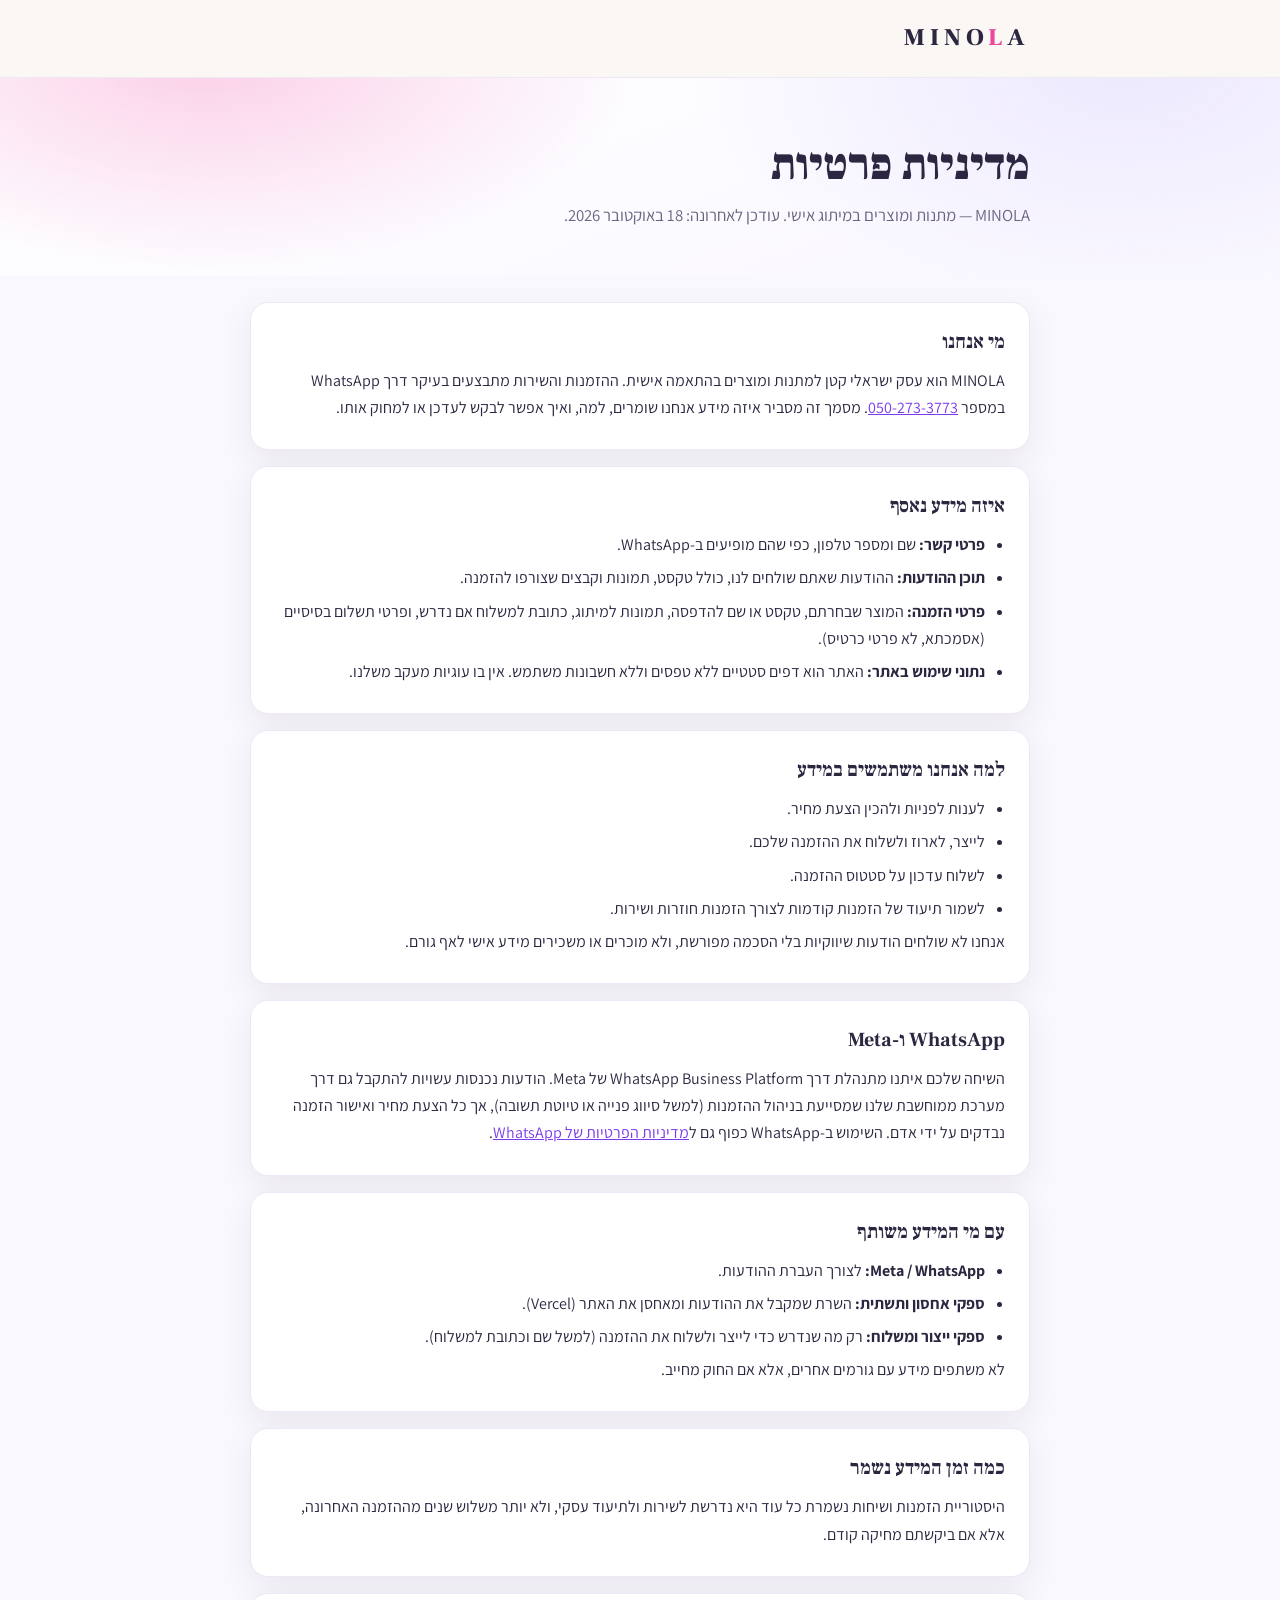
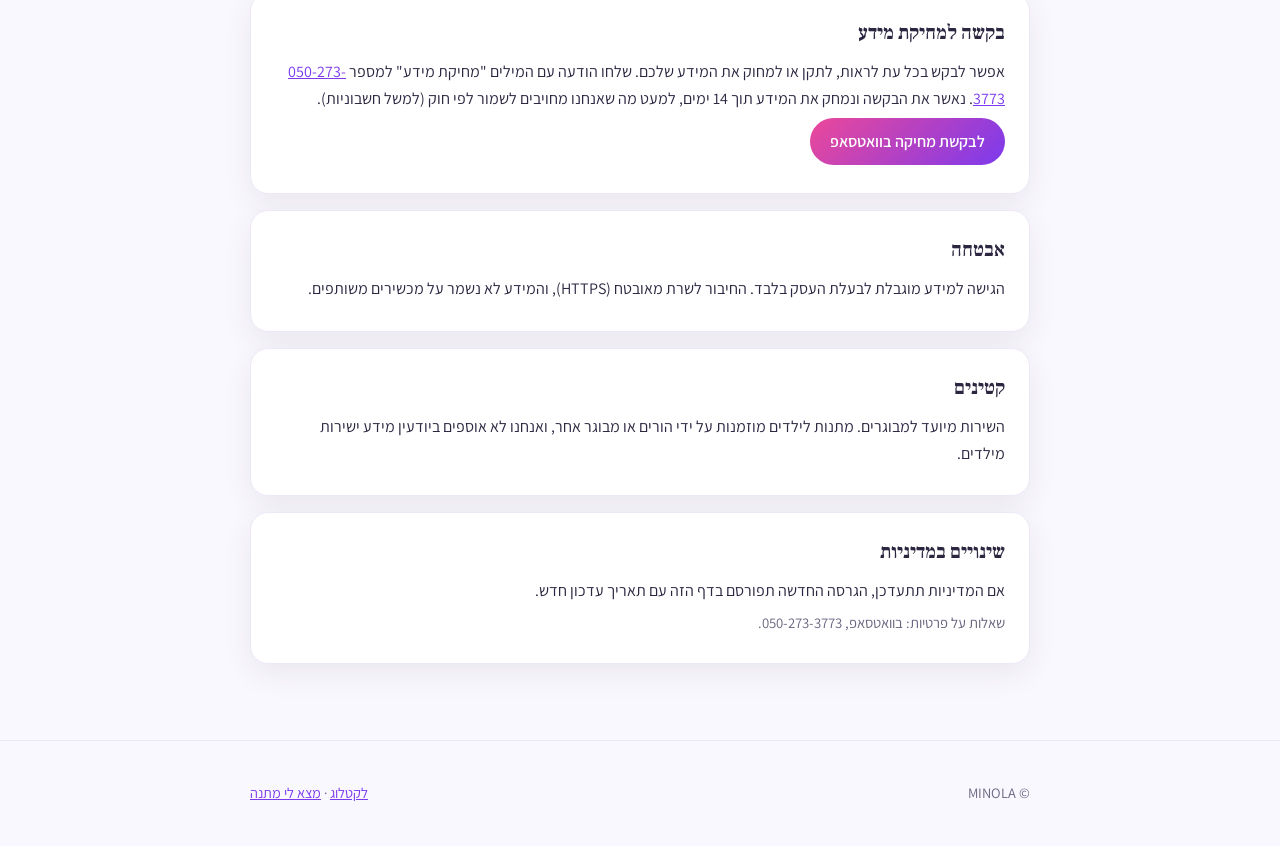
<file: privacy.html>
<!doctype html>
<html lang="he" dir="rtl">
<head>
<meta charset="utf-8">
<meta name="viewport" content="width=device-width, initial-scale=1">
<title>מדיניות פרטיות — MINOLA</title>
<meta name="description" content="מדיניות הפרטיות של MINOLA — מתנות ומוצרים במיתוג אישי. איזה מידע נאסף, למה, ואיך מבקשים מחיקה.">
<link rel="preconnect" href="https://fonts.googleapis.com">
<link href="https://fonts.googleapis.com/css2?family=Assistant:wght@400;500;600;700&family=Frank+Ruhl+Libre:wght@500;700;900&display=swap" rel="stylesheet">
<style>
:root{
 --rose:#EC4899; --rose-soft:#FBCFE8; --cream:#FAF8FF; --ink:#2D2640; --muted:#6B6480;
 --plum:#7C3AED; --plum-soft:#EDE9FE; --line:#EEE7F5; --sh:0 10px 30px rgba(46,42,38,.08);
}
*{box-sizing:border-box}
body{margin:0;font-family:'Assistant',sans-serif;color:var(--ink);background:var(--cream);line-height:1.7}
h1,h2{font-family:'Frank Ruhl Libre',serif;margin:0;font-weight:700}
a{color:var(--plum)}
header.top{background:rgba(251,248,244,.9);border-bottom:1px solid var(--line)}
.wrap{max-width:820px;margin:0 auto;padding:18px 20px}
.logo{font-family:'Frank Ruhl Libre',serif;font-weight:900;font-size:1.5rem;letter-spacing:5px;color:var(--ink);text-decoration:none}
.logo i{color:var(--rose);font-style:normal}
.hero{background:radial-gradient(720px 360px at 16% -12%, var(--rose-soft) 0%, transparent 60%),radial-gradient(720px 380px at 88% -4%, var(--plum-soft) 0%, transparent 60%),linear-gradient(160deg,#fff 0%, var(--cream) 82%);padding:44px 0 28px}
.hero h1{font-size:clamp(1.9rem,4.5vw,2.8rem);line-height:1.15;font-weight:900}
.hero p{color:var(--muted);margin:10px 0 0;font-size:1.05rem}
main .wrap{padding-top:10px;padding-bottom:60px}
section{background:#fff;border:1px solid var(--line);border-radius:18px;padding:22px 24px;margin:16px 0;box-shadow:var(--sh)}
section h2{font-size:1.25rem;margin-bottom:8px}
section p,section li{margin:6px 0}
ul{padding-right:20px;margin:6px 0}
.note{font-size:.92rem;color:var(--muted)}
.cta{display:inline-block;background:linear-gradient(135deg,#EC4899,#7C3AED);color:#fff;border-radius:40px;padding:10px 20px;text-decoration:none;font-weight:600}
footer{border-top:1px solid var(--line);padding:22px 0;color:var(--muted);font-size:.9rem}
footer .wrap{display:flex;flex-wrap:wrap;gap:14px;justify-content:space-between}
</style>
</head>
<body>
<header class="top"><div class="wrap"><a class="logo" href="index.html">MINO<i>L</i>A</a></div></header>

<div class="hero"><div class="wrap">
  <h1>מדיניות פרטיות</h1>
  <p>MINOLA — מתנות ומוצרים במיתוג אישי. עודכן לאחרונה: 18 באוקטובר 2026.</p>
</div></div>

<main><div class="wrap">

<section>
  <h2>מי אנחנו</h2>
  <p>MINOLA הוא עסק ישראלי קטן למתנות ומוצרים בהתאמה אישית. ההזמנות והשירות מתבצעים בעיקר דרך WhatsApp במספר <a href="https://wa.me/972502733773">050-273-3773</a>. מסמך זה מסביר איזה מידע אנחנו שומרים, למה, ואיך אפשר לבקש לעדכן או למחוק אותו.</p>
</section>

<section>
  <h2>איזה מידע נאסף</h2>
  <ul>
    <li><strong>פרטי קשר:</strong> שם ומספר טלפון, כפי שהם מופיעים ב‑WhatsApp.</li>
    <li><strong>תוכן ההודעות:</strong> ההודעות שאתם שולחים לנו, כולל טקסט, תמונות וקבצים שצורפו להזמנה.</li>
    <li><strong>פרטי הזמנה:</strong> המוצר שבחרתם, טקסט או שם להדפסה, תמונות למיתוג, כתובת למשלוח אם נדרש, ופרטי תשלום בסיסיים (אסמכתא, לא פרטי כרטיס).</li>
    <li><strong>נתוני שימוש באתר:</strong> האתר הוא דפים סטטיים ללא טפסים וללא חשבונות משתמש. אין בו עוגיות מעקב משלנו.</li>
  </ul>
</section>

<section>
  <h2>למה אנחנו משתמשים במידע</h2>
  <ul>
    <li>לענות לפניות ולהכין הצעת מחיר.</li>
    <li>לייצר, לארוז ולשלוח את ההזמנה שלכם.</li>
    <li>לשלוח עדכון על סטטוס ההזמנה.</li>
    <li>לשמור תיעוד של הזמנות קודמות לצורך הזמנות חוזרות ושירות.</li>
  </ul>
  <p>אנחנו לא שולחים הודעות שיווקיות בלי הסכמה מפורשת, ולא מוכרים או משכירים מידע אישי לאף גורם.</p>
</section>

<section>
  <h2>WhatsApp ו‑Meta</h2>
  <p>השיחה שלכם איתנו מתנהלת דרך WhatsApp Business Platform של Meta. הודעות נכנסות עשויות להתקבל גם דרך מערכת ממוחשבת שלנו שמסייעת בניהול ההזמנות (למשל סיווג פנייה או טיוטת תשובה), אך כל הצעת מחיר ואישור הזמנה נבדקים על ידי אדם. השימוש ב‑WhatsApp כפוף גם ל<a href="https://www.whatsapp.com/legal/privacy-policy" rel="noopener">מדיניות הפרטיות של WhatsApp</a>.</p>
</section>

<section>
  <h2>עם מי המידע משותף</h2>
  <ul>
    <li><strong>Meta / WhatsApp:</strong> לצורך העברת ההודעות.</li>
    <li><strong>ספקי אחסון ותשתית:</strong> השרת שמקבל את ההודעות ומאחסן את האתר (Vercel).</li>
    <li><strong>ספקי ייצור ומשלוח:</strong> רק מה שנדרש כדי לייצר ולשלוח את ההזמנה (למשל שם וכתובת למשלוח).</li>
  </ul>
  <p>לא משתפים מידע עם גורמים אחרים, אלא אם החוק מחייב.</p>
</section>

<section>
  <h2>כמה זמן המידע נשמר</h2>
  <p>היסטוריית הזמנות ושיחות נשמרת כל עוד היא נדרשת לשירות ולתיעוד עסקי, ולא יותר משלוש שנים מההזמנה האחרונה, אלא אם ביקשתם מחיקה קודם.</p>
</section>

<section id="deletion">
  <h2>בקשה למחיקת מידע</h2>
  <p>אפשר לבקש בכל עת לראות, לתקן או למחוק את המידע שלכם. שלחו הודעה עם המילים "מחיקת מידע" למספר <a href="https://wa.me/972502733773?text=%D7%9E%D7%97%D7%99%D7%A7%D7%AA%20%D7%9E%D7%99%D7%93%D7%A2">050-273-3773</a>. נאשר את הבקשה ונמחק את המידע תוך 14 ימים, למעט מה שאנחנו מחויבים לשמור לפי חוק (למשל חשבוניות).</p>
  <p><a class="cta" href="https://wa.me/972502733773?text=%D7%9E%D7%97%D7%99%D7%A7%D7%AA%20%D7%9E%D7%99%D7%93%D7%A2">לבקשת מחיקה בוואטסאפ</a></p>
</section>

<section>
  <h2>אבטחה</h2>
  <p>הגישה למידע מוגבלת לבעלת העסק בלבד. החיבור לשרת מאובטח (HTTPS), והמידע לא נשמר על מכשירים משותפים.</p>
</section>

<section>
  <h2>קטינים</h2>
  <p>השירות מיועד למבוגרים. מתנות לילדים מוזמנות על ידי הורים או מבוגר אחר, ואנחנו לא אוספים ביודעין מידע ישירות מילדים.</p>
</section>

<section>
  <h2>שינויים במדיניות</h2>
  <p>אם המדיניות תתעדכן, הגרסה החדשה תפורסם בדף הזה עם תאריך עדכון חדש.</p>
  <p class="note">שאלות על פרטיות: בוואטסאפ, 050-273-3773.</p>
</section>

</div></main>

<footer><div class="wrap">
  <span>© MINOLA</span>
  <span><a href="index.html">לקטלוג</a> · <a href="finder.html">מצא לי מתנה</a></span>
</div></footer>
</body>
</html>
</file>
<file: site/style.css>
/* ===== MINOLA — עיצוב בסיסי (נדייק לפי צילומי המסך) ===== */
:root {
  --cream: #faf6f1;
  --cream-2: #f3ebe2;
  --ink: #2c2622;
  --muted: #6f6760;
  --accent: #c97b63;      /* טרקוטה חמה */
  --accent-dark: #a85f49;
  --gold: #d9b382;
  --white: #ffffff;
  --radius: 18px;
  --shadow: 0 10px 30px rgba(44, 38, 34, 0.08);
  --maxw: 1080px;
}

* { box-sizing: border-box; margin: 0; padding: 0; }

html { scroll-behavior: smooth; }

body {
  font-family: "Heebo", "Assistant", system-ui, sans-serif;
  color: var(--ink);
  background: var(--cream);
  line-height: 1.7;
}

.container { width: 100%; max-width: var(--maxw); margin: 0 auto; padding: 0 20px; }

h1, h2, h3 { font-family: "Heebo", sans-serif; font-weight: 800; line-height: 1.2; }

.accent { color: var(--accent); }
.center { text-align: center; }

/* ===== Header ===== */
.site-header {
  position: sticky; top: 0; z-index: 50;
  background: rgba(250, 246, 241, 0.92);
  backdrop-filter: blur(8px);
  border-bottom: 1px solid var(--cream-2);
}
.header-inner { display: flex; align-items: center; justify-content: space-between; height: 66px; }
.logo { font-family: "Heebo"; font-weight: 800; font-size: 1.5rem; letter-spacing: 2px; color: var(--ink); text-decoration: none; }
.nav { display: flex; gap: 26px; }
.nav a { color: var(--ink); text-decoration: none; font-weight: 500; font-size: 1rem; transition: color .2s; }
.nav a:hover { color: var(--accent); }
.nav-toggle { display: none; background: none; border: 0; font-size: 1.6rem; cursor: pointer; color: var(--ink); }

/* ===== Hero ===== */
.hero {
  background: linear-gradient(160deg, var(--cream) 0%, var(--cream-2) 100%);
  padding: 90px 0 100px;
  text-align: center;
}
.eyebrow { color: var(--accent-dark); font-weight: 700; letter-spacing: 3px; text-transform: uppercase; font-size: .8rem; margin-bottom: 14px; }
.hero h1 { font-size: clamp(2.4rem, 6vw, 4rem); margin-bottom: 18px; }
.hero-sub { color: var(--muted); font-size: 1.2rem; max-width: 560px; margin: 0 auto 32px; }
.hero-cta { display: flex; gap: 14px; justify-content: center; flex-wrap: wrap; }

/* ===== Buttons ===== */
.btn { display: inline-block; padding: 13px 28px; border-radius: 999px; font-weight: 700; text-decoration: none; font-size: 1rem; transition: transform .15s, box-shadow .2s, background .2s; cursor: pointer; }
.btn-primary { background: var(--accent); color: #fff; box-shadow: 0 8px 20px rgba(201, 123, 99, 0.35); }
.btn-primary:hover { background: var(--accent-dark); transform: translateY(-2px); }
.btn-ghost { background: transparent; color: var(--ink); border: 2px solid var(--ink); }
.btn-ghost:hover { background: var(--ink); color: #fff; transform: translateY(-2px); }

/* ===== Sections ===== */
.section { padding: 80px 0; }
.section-alt { background: var(--cream-2); }
.section h2 { font-size: clamp(1.8rem, 4vw, 2.6rem); margin-bottom: 12px; }
.section-sub { color: var(--muted); font-size: 1.1rem; margin-bottom: 40px; }

/* ===== About ===== */
.about-grid { display: grid; grid-template-columns: 1.4fr 1fr; gap: 50px; align-items: center; }
.about-text h2 { margin-bottom: 18px; }
.about-text p { color: var(--muted); margin-bottom: 14px; font-size: 1.08rem; }
.about-highlight { background: var(--white); border-radius: var(--radius); padding: 28px; box-shadow: var(--shadow); }
.hl-item { display: flex; align-items: center; gap: 14px; padding: 14px 0; border-bottom: 1px solid var(--cream-2); font-weight: 500; }
.hl-item:last-child { border-bottom: 0; }
.hl-num { font-size: 1.6rem; color: var(--accent); width: 36px; text-align: center; }

/* ===== Cards ===== */
.cards { display: grid; grid-template-columns: repeat(3, 1fr); gap: 24px; }
.card { background: var(--white); border-radius: var(--radius); padding: 32px 26px; text-align: center; box-shadow: var(--shadow); transition: transform .2s; }
.card:hover { transform: translateY(-6px); }
.card-icon { font-size: 2.6rem; margin-bottom: 14px; }
.card h3 { font-size: 1.3rem; margin-bottom: 10px; }
.card p { color: var(--muted); }

/* ===== Gallery ===== */
.gallery { display: grid; grid-template-columns: repeat(3, 1fr); gap: 16px; }
.gallery-item {
  aspect-ratio: 1 / 1;
  background: linear-gradient(135deg, var(--cream-2), var(--gold));
  border-radius: var(--radius);
  display: flex; align-items: center; justify-content: center;
  color: var(--accent-dark); font-weight: 700; font-size: 1.1rem;
  opacity: .85;
}

/* ===== Contact ===== */
.contact-inner { text-align: center; max-width: 620px; }
.contact-buttons { display: flex; gap: 14px; justify-content: center; flex-wrap: wrap; margin-top: 8px; }
.contact-note { color: var(--muted); font-size: .85rem; margin-top: 22px; }

/* ===== Footer ===== */
.site-footer { background: var(--ink); color: #fff; text-align: center; padding: 44px 0; }
.site-footer .logo { color: #fff; display: block; margin-bottom: 8px; }
.site-footer p { color: #cbbfb6; margin-bottom: 12px; }
.site-footer small { color: #968b82; }

/* ===== Floating WhatsApp ===== */
.whatsapp-float {
  position: fixed; bottom: 22px; left: 22px; z-index: 60;
  width: 58px; height: 58px; border-radius: 50%;
  background: #25d366; color: #fff; font-size: 1.8rem;
  display: flex; align-items: center; justify-content: center;
  box-shadow: 0 8px 22px rgba(37, 211, 102, 0.5); text-decoration: none;
  transition: transform .15s;
}
.whatsapp-float:hover { transform: scale(1.08); }

/* ===== Responsive ===== */
@media (max-width: 820px) {
  .nav { display: none; position: absolute; top: 66px; right: 0; left: 0; background: var(--cream); flex-direction: column; gap: 0; padding: 10px 20px; box-shadow: var(--shadow); }
  .nav.open { display: flex; }
  .nav a { padding: 12px 0; border-bottom: 1px solid var(--cream-2); }
  .nav-toggle { display: block; }
  .about-grid { grid-template-columns: 1fr; gap: 30px; }
  .cards { grid-template-columns: 1fr; }
  .gallery { grid-template-columns: repeat(2, 1fr); }
}
</file>
